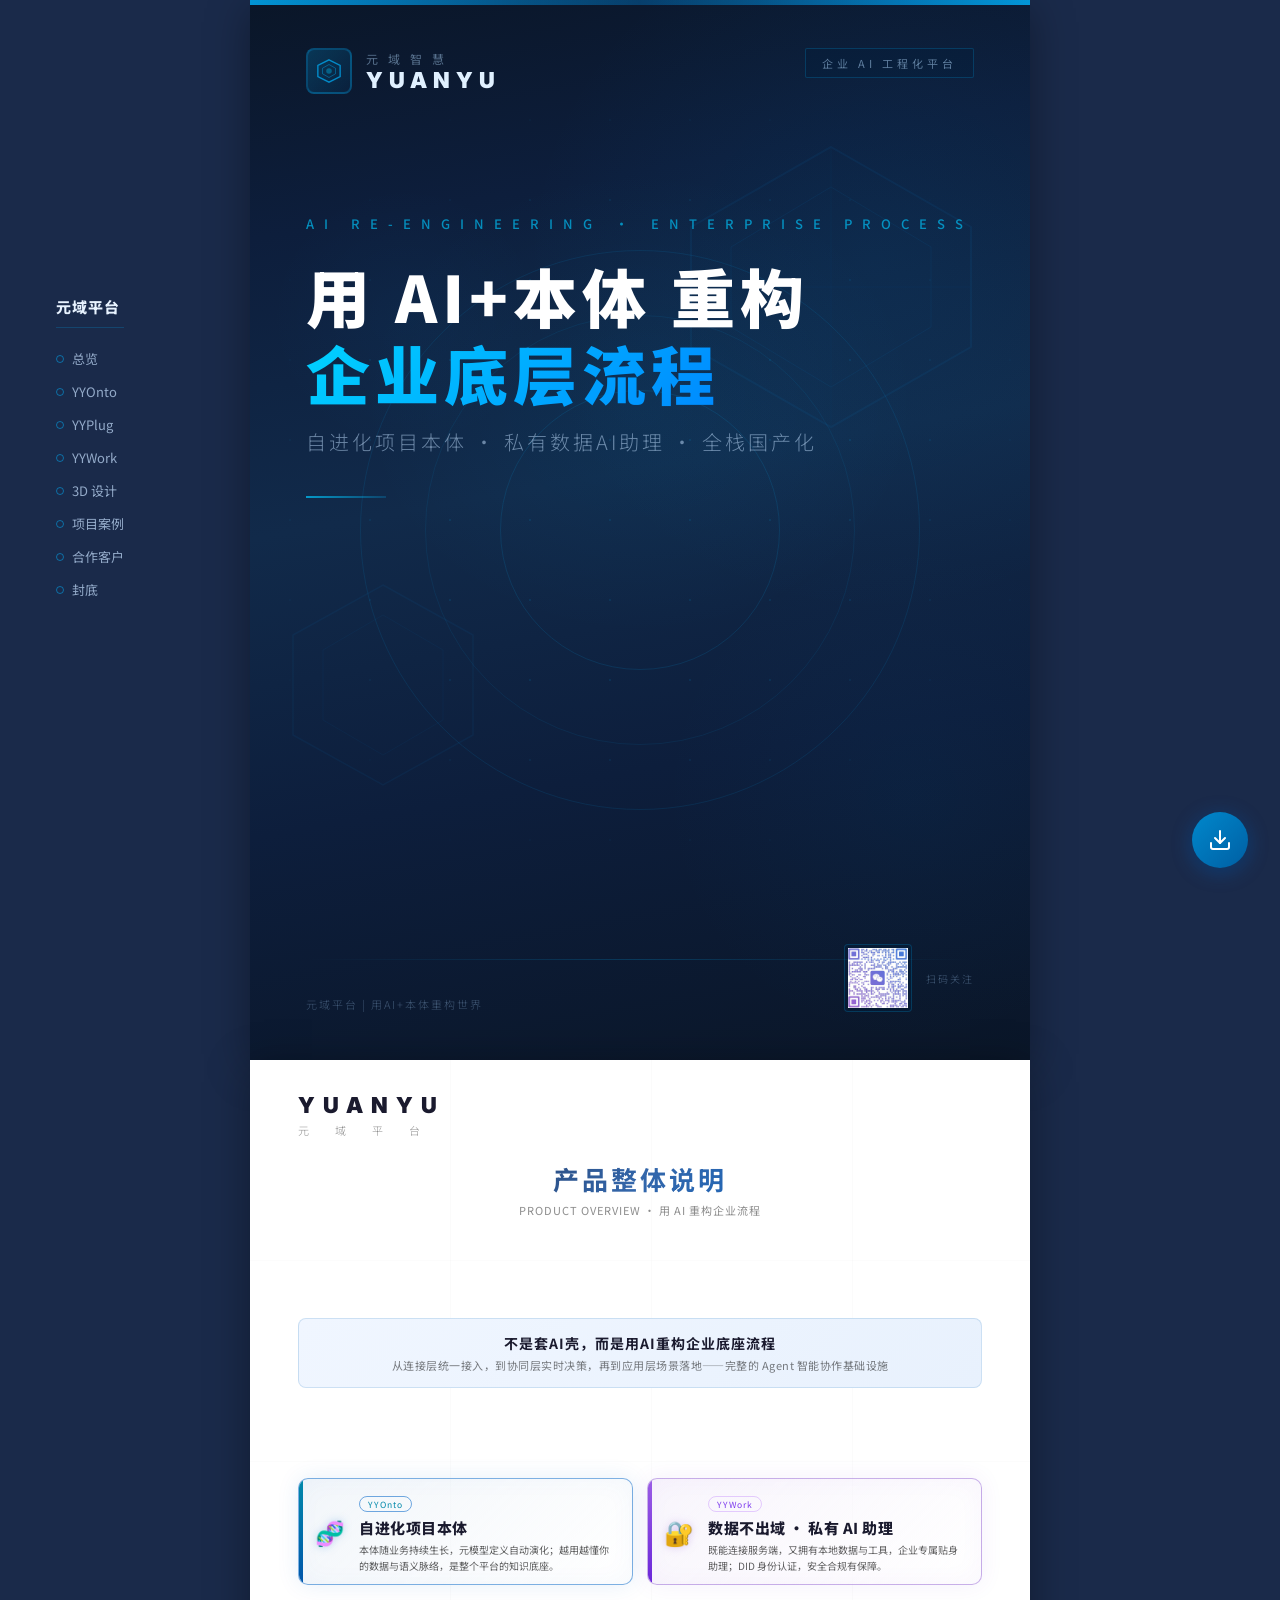
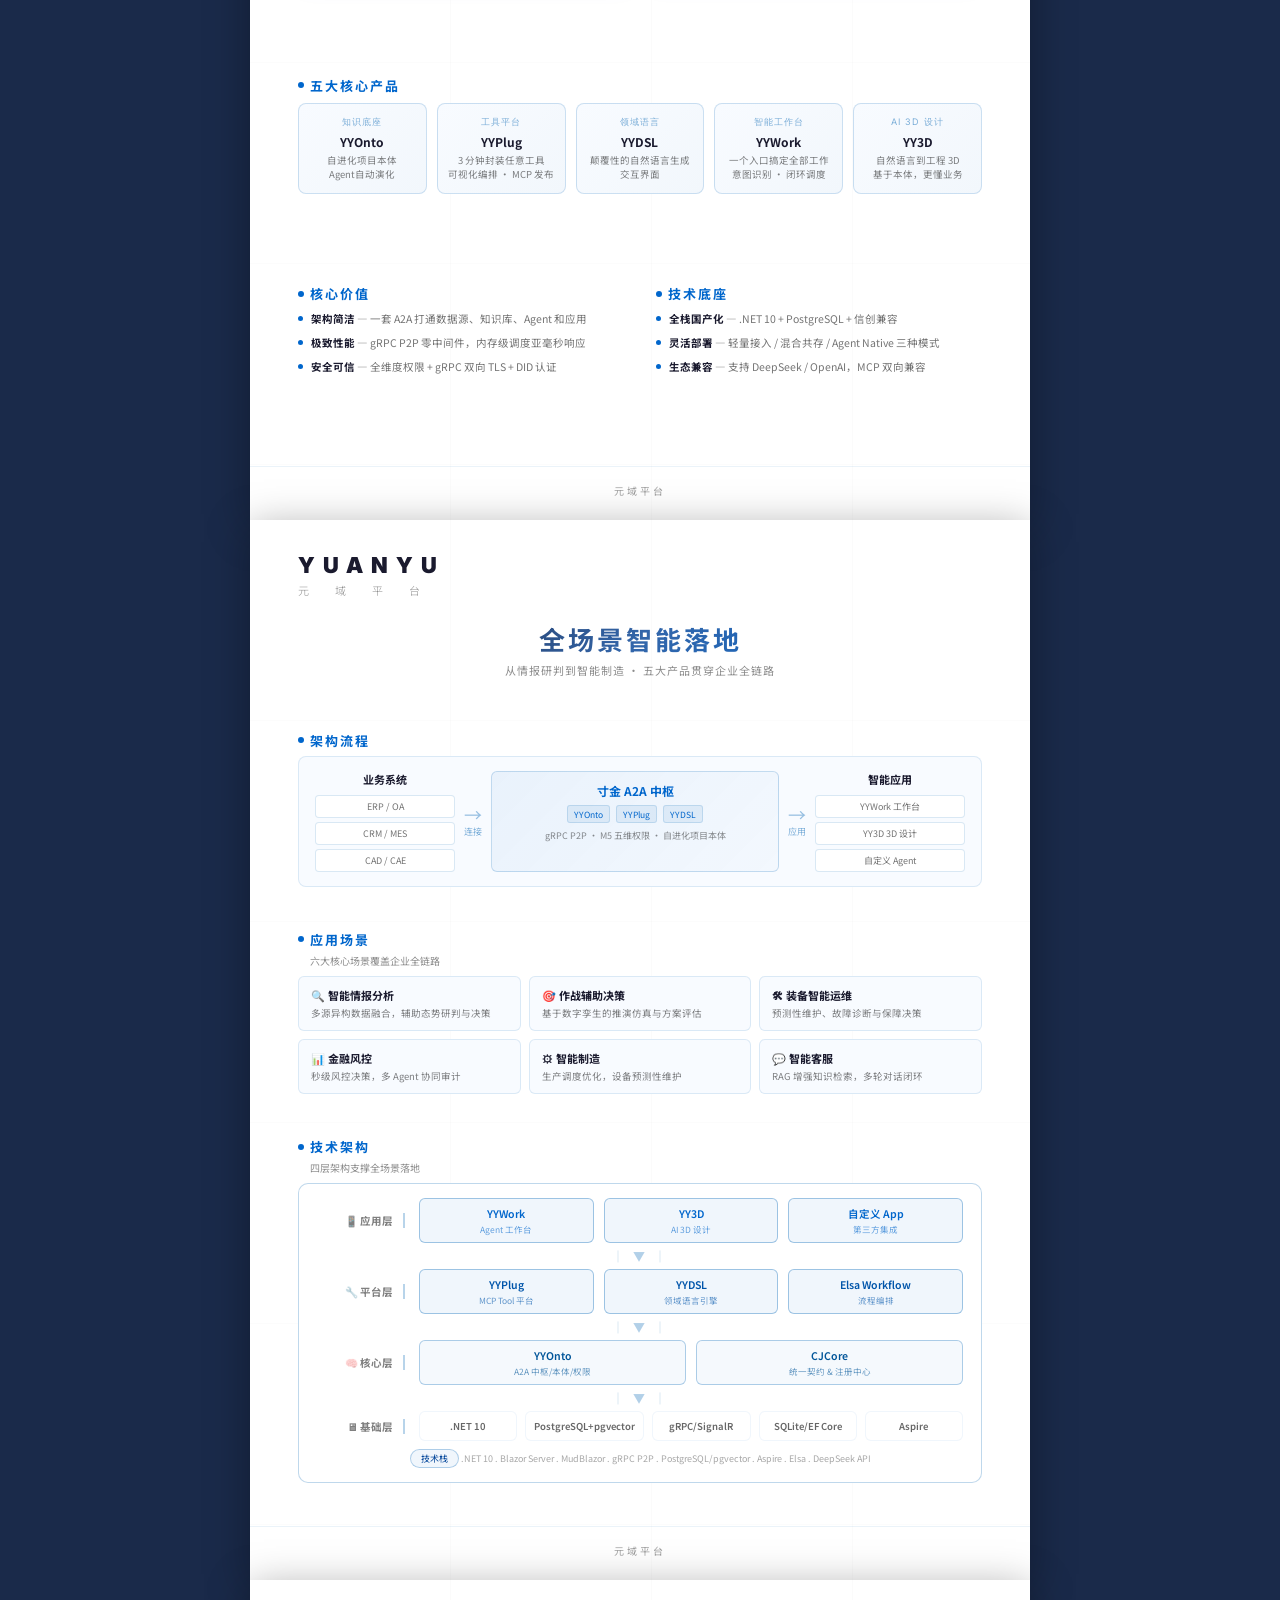
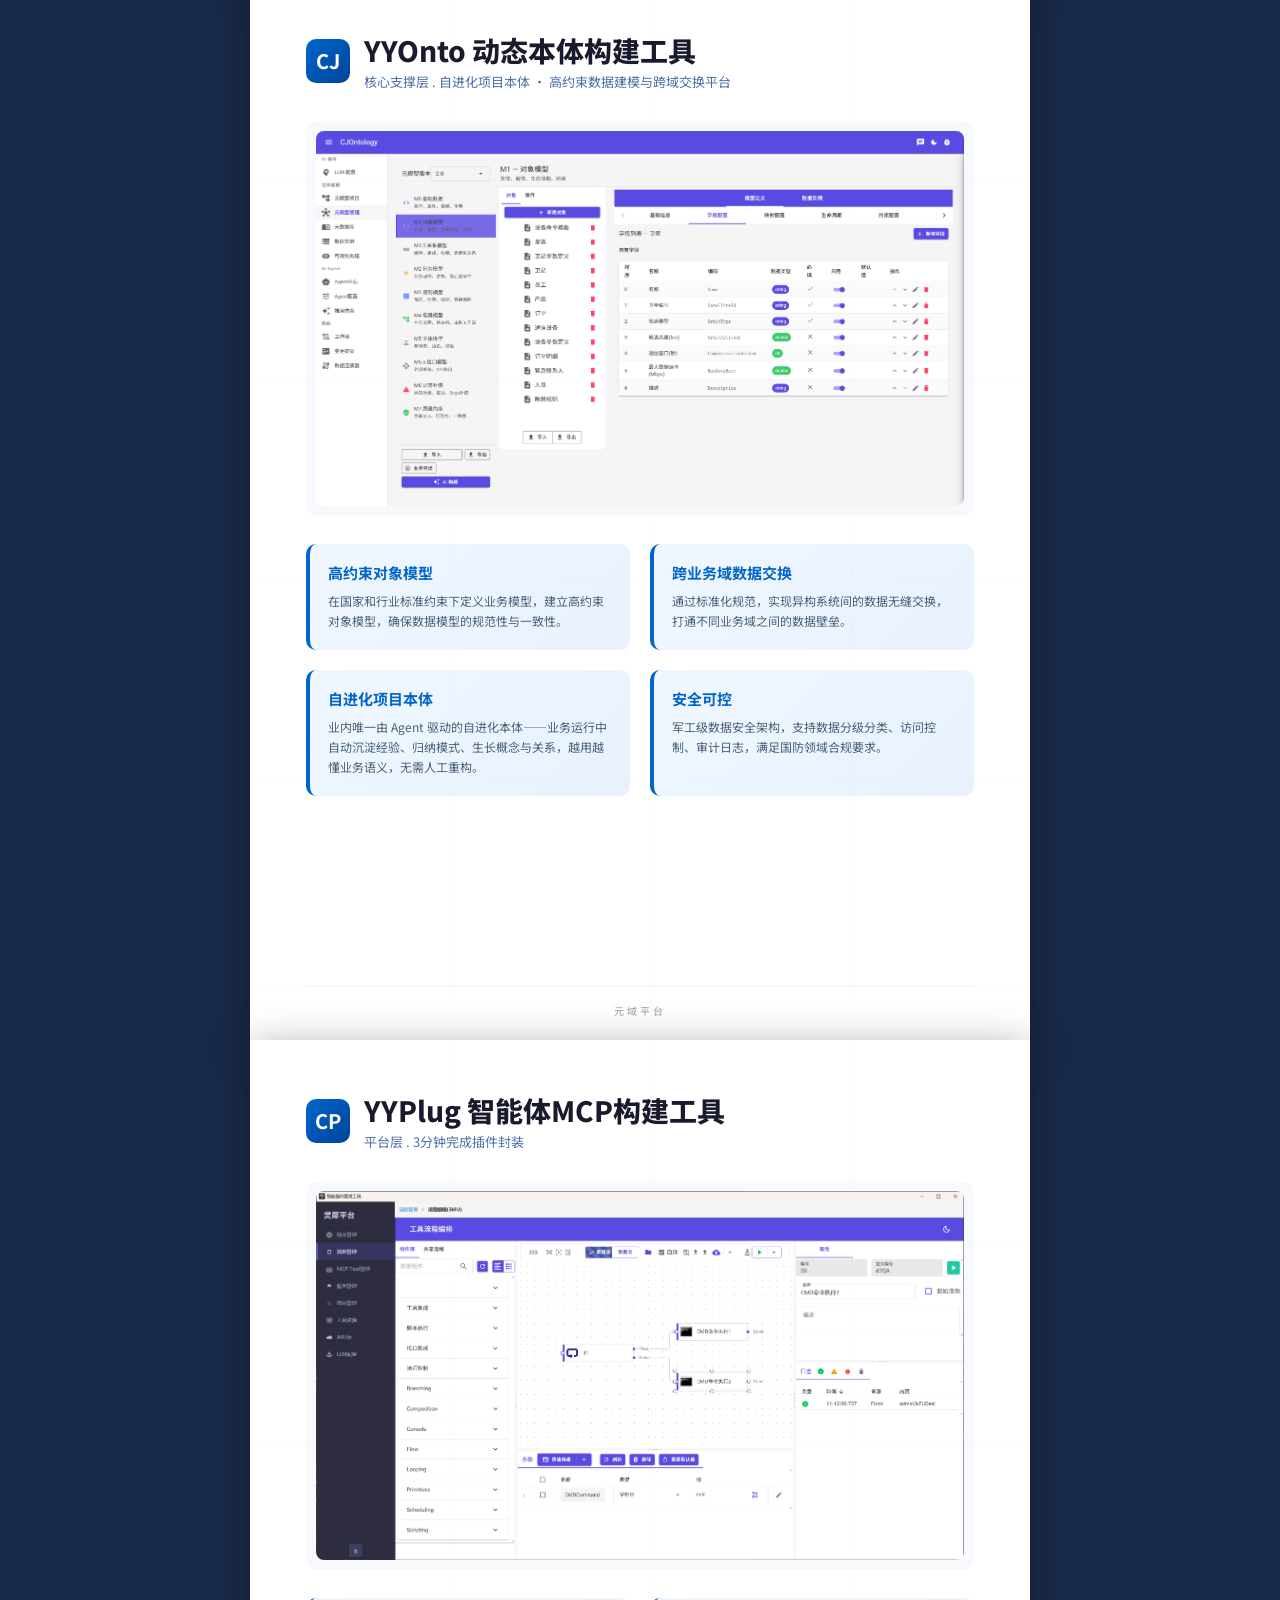
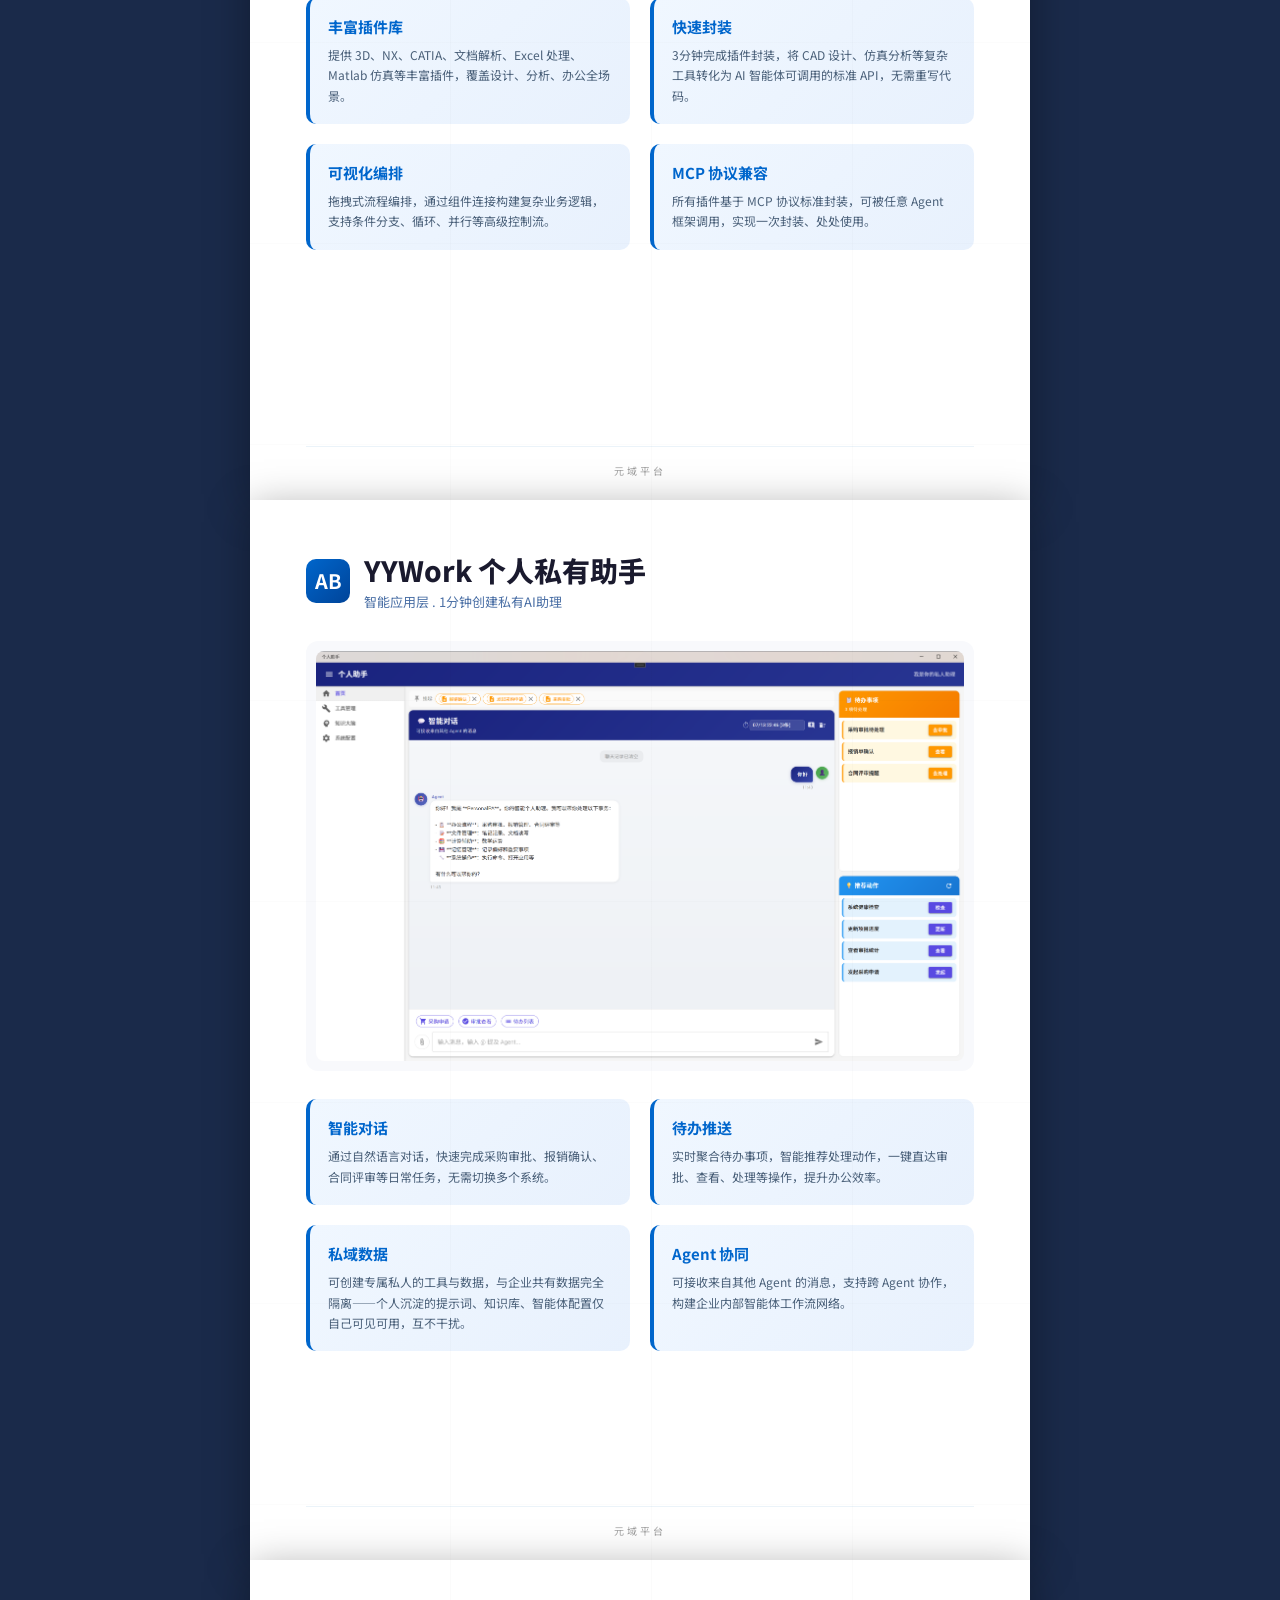
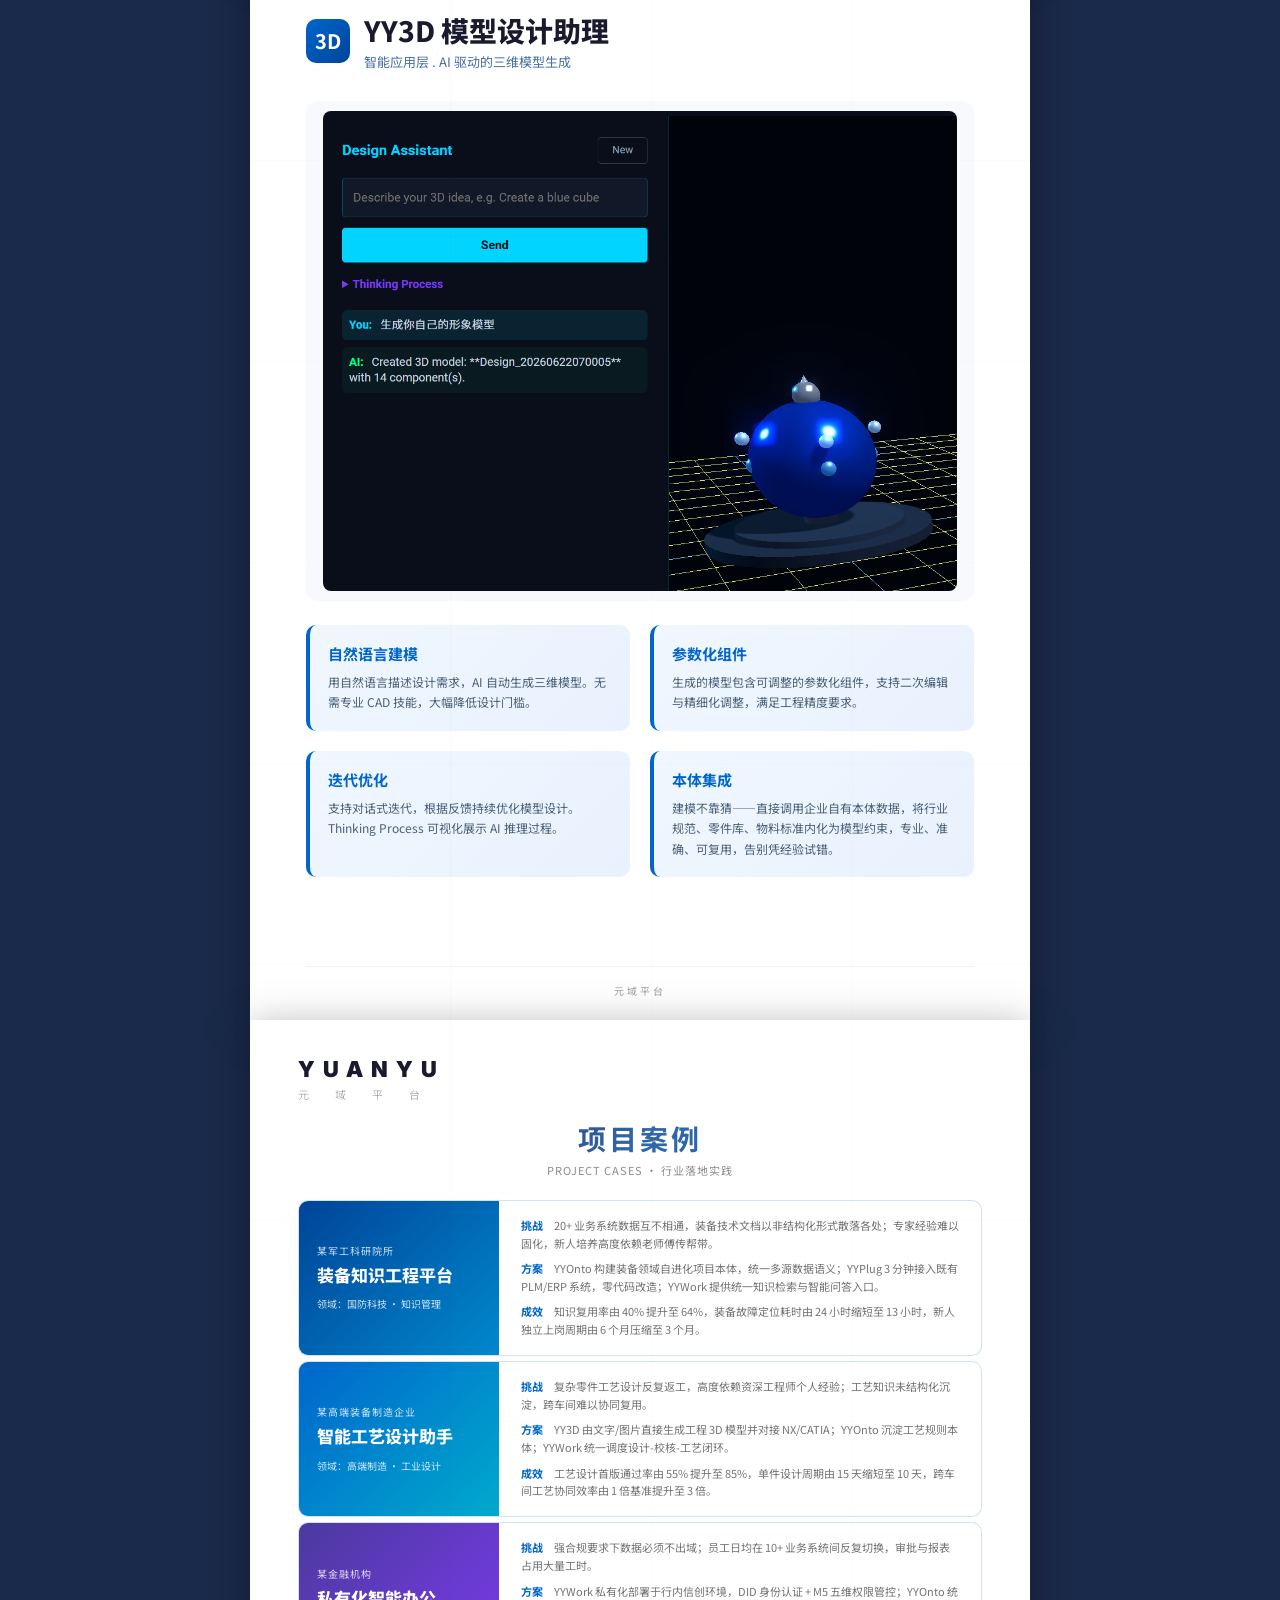
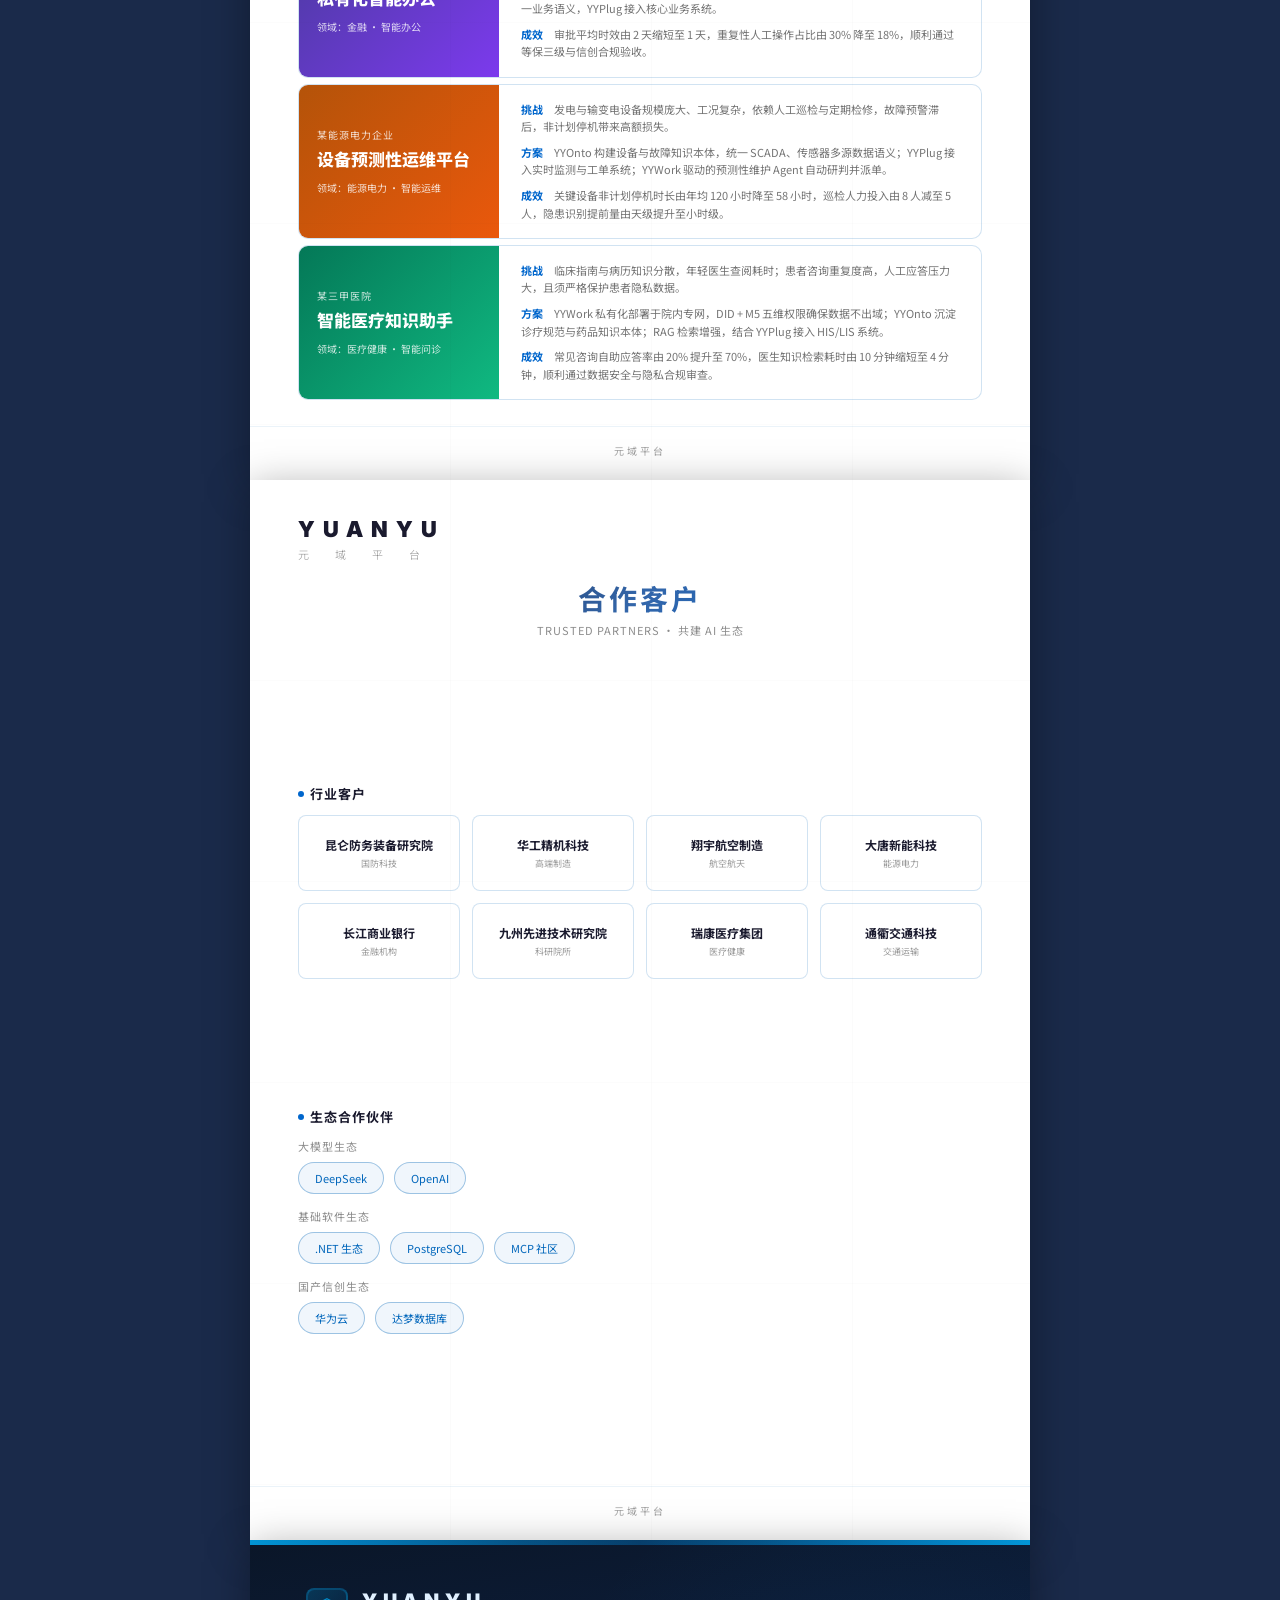
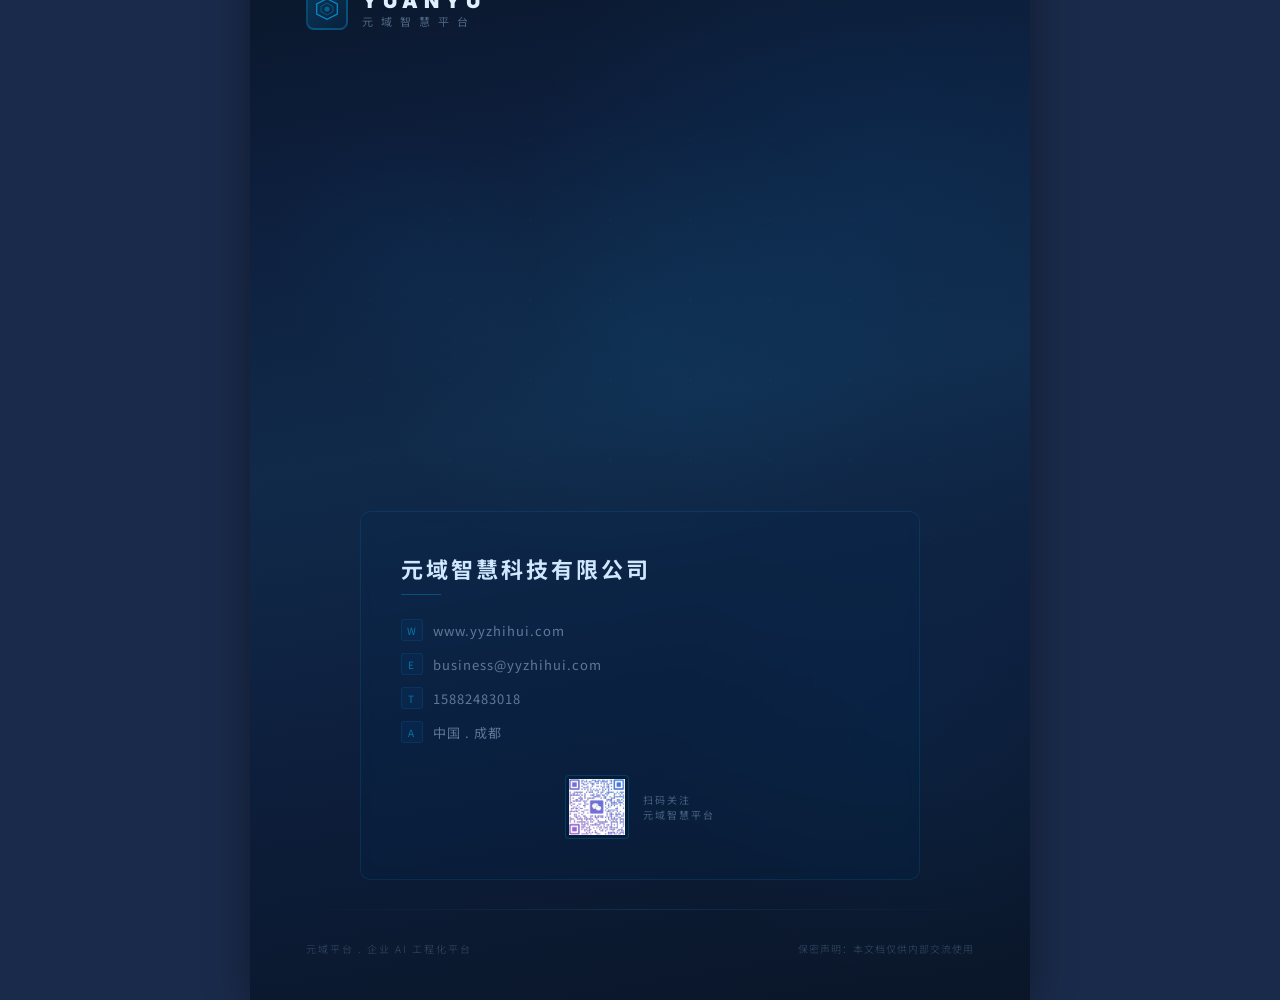
<file: index.html>
﻿<!DOCTYPE html>
<html lang="zh-CN">
<head>
<meta charset="UTF-8">
<meta name="viewport" content="width=device-width, initial-scale=1.0">
<title>元域平台 - AI 赋能企业底层流程 | 产品宣传册</title>
<meta name="description" content="元域平台（YUANYU）以 AI 重构企业底层流程，覆盖高约束对象建模、插件化能力封装、智能办公助理与三维智能设计，面向国防科技与高端制造领域提供安全可控的 AI 工程化平台。">
<meta name="theme-color" content="#0a1628">
<meta name="author" content="元域智慧">
<link rel="canonical" href="https://www.aibasedplay.com/">
<link rel="icon" type="image/svg+xml" href="favicon.svg">
<!-- Open Graph / 社交分享卡片 -->
<meta property="og:type" content="website">
<meta property="og:title" content="元域平台 - AI 赋能企业底层流程">
<meta property="og:description" content="以 AI 重构企业底层流程，面向国防科技与高端制造的安全可控 AI 工程化平台。">
<meta property="og:url" content="https://www.aibasedplay.com/">
<meta property="og:image" content="https://www.aibasedplay.com/img/product_yyonto.png">
<meta property="og:site_name" content="元域平台">
<meta name="twitter:card" content="summary_large_image">
<link href="https://fonts.loli.net/css2?family=Noto+Sans+SC:wght@300;400;500;700;900&family=Inter:wght@300;400;500;600;700;800;900&display=swap" rel="stylesheet">
<link rel="stylesheet" href="css/base.css">
<link rel="stylesheet" href="css/content.css">
<link rel="stylesheet" href="css/components.css">
</head>
<body>
<nav class="site-nav" aria-label="站点导航">
  <div class="nav-inner">
    <a class="nav-brand" href="#cover">元域平台</a>
    <div class="nav-links">
      <a href="#overview-1">总览</a>
      <a href="#prod-YYOnto">YYOnto</a>
      <a href="#prod-YYPlug">YYPlug</a>
      <a href="#prod-YYWork">YYWork</a>
      <a href="#prod-3d">3D 设计</a>
      <a href="#cases">项目案例</a>
      <a href="#clients">合作客户</a>
      <a href="#backcover">封底</a>
    </div>
  </div>
</nav>

<!-- ============ cover ============ -->
<div class="page dark-cover" id="cover">
  <div class="dark-top-bar"></div>
  <div class="dc-bg-pattern"></div>
  <div class="dc-rings">
    <div class="dc-ring dc-r1"></div>
    <div class="dc-ring dc-r2"></div>
    <div class="dc-ring dc-r3"></div>
  </div>
  <svg style="position:absolute;top:12%;right:5%;width:320px;height:320px;z-index:3;opacity:0.06;pointer-events:none;" viewBox="0 0 320 320">
    <polygon points="160,20 300,100 300,220 160,300 20,220 20,100" fill="none" stroke="#00a0ff" stroke-width="2"/>
    <polygon points="160,60 260,120 260,200 160,260 60,200 60,120" fill="none" stroke="#00a0ff" stroke-width="1"/>
    <line x1="160" y1="20" x2="160" y2="300" stroke="#00a0ff" stroke-width="0.5"/>
    <line x1="20" y1="160" x2="300" y2="160" stroke="#00a0ff" stroke-width="0.5"/>
  </svg>
  <svg style="position:absolute;bottom:25%;left:3%;width:220px;height:220px;z-index:3;opacity:0.05;pointer-events:none;" viewBox="0 0 220 220">
    <polygon points="110,10 200,60 200,160 110,210 20,160 20,60" fill="none" stroke="#00a0ff" stroke-width="1.5"/>
    <polygon points="110,40 170,75 170,145 110,180 50,145 50,75" fill="none" stroke="#00a0ff" stroke-width="0.8"/>
  </svg>
  <div class="dc-header">
    <div class="dc-logo-area">
      <div class="dc-logo-hex"><svg viewBox="0 0 28 28" xmlns="http://www.w3.org/2000/svg">
<polygon points="14,2 26,8 26,20 14,26 2,20 2,8" fill="none" stroke="rgba(0,180,255,0.7)" stroke-width="1.5"/>
<polygon points="14,7 21,11 21,17 14,21 7,17 7,11" fill="none" stroke="rgba(0,180,255,0.4)" stroke-width="1"/>
<circle cx="14" cy="14" r="3" fill="rgba(0,200,255,0.35)"/>
</svg></div>
      <div><div class="dc-logo-cn">元域智慧</div><div class="dc-logo-en">YUANYU</div></div>
    </div>
    <div class="dc-header-tag">企业 AI 工程化平台</div>
  </div>
  <div class="dc-hero" style="padding-top:120px;">
    <div class="dc-hero-label">AI RE-ENGINEERING · ENTERPRISE PROCESS</div>
    <div class="dc-hero-title">用 AI+本体 重构<br><span class="cyan">企业底层流程</span></div>
    <div class="dc-hero-desc">自进化项目本体 · 私有数据AI助理 · 全栈国产化</div>
    <div class="dc-hero-line"></div>
  </div>
  <div class="dc-footer">
    <div class="dc-ff-left">元域平台 | 用AI+本体重构世界</div>
    <div class="dc-qr-block"><div class="dc-qr-box"><img src="img/qr_code.png" alt="扫码关注" /></div><div class="dc-qr-text">扫码关注</div></div>
  </div>
</div>
<!-- ============ overview-1 ============ -->
<div class="page content-page" id="overview-1" style="display:flex;flex-direction:column;">
  <div class="cp-header" style="padding:32px 48px 0;">
    <div class="cp-logo-area"><div class="cp-brand-en">YUANYU</div><div class="cp-brand-cn">元 域 平 台</div></div>
  </div>
  <div class="cp-hero" style="padding:24px 48px 10px;">
    <h1 style="font-size:26px;">产品整体说明</h1>
    <div class="sub" style="font-size:11px;">PRODUCT OVERVIEW · 用 AI 重构企业流程</div>
  </div>

  <!-- 主内容区：flex:1 撑满剩余高度，内部均分 -->
  <div style="flex:1;display:flex;flex-direction:column;justify-content:space-evenly;min-height:0;">
  <!-- 核心理念 -->
  <div style="padding:0 48px;position:relative;z-index:10;">
    <div style="background:linear-gradient(135deg,#f0f6ff,#e8f1fd);border:1px solid rgba(0,100,180,0.15);border-radius:8px;padding:14px 20px;text-align:center;">
      <div style="font-size:14px;font-weight:700;color:#1a1a2e;letter-spacing:1px;">不是套AI壳，而是用AI重构企业底座流程</div>
      <div style="font-size:11px;color:rgba(0,0,0,0.5);margin-top:4px;letter-spacing:0.5px;">从连接层统一接入，到协同层实时决策，再到应用层场景落地——完整的 Agent 智能协作基础设施</div>
    </div>
  </div>

  <!-- 核心亮点：翻开总览页第一眼即见 -->
  <div class="core-highlights" style="padding:0 48px;gap:14px;">
    <div class="hl-card c-ont" style="padding:10px 14px 10px 16px;">
      <div class="hl-icon" style="font-size:24px;">&#x1F9EC;</div>
      <div class="hl-body">
        <span class="hl-tag">YYOnto</span>
        <div class="hl-title" style="font-size:15px;">自进化项目本体</div>
        <div class="hl-desc" style="font-size:10px;">本体随业务持续生长，元模型定义自动演化；越用越懂你的数据与语义脉络，是整个平台的知识底座。</div>
      </div>
    </div>
    <div class="hl-card c-priv" style="padding:10px 14px 10px 16px;">
      <div class="hl-icon" style="font-size:24px;">&#x1F510;</div>
      <div class="hl-body">
        <span class="hl-tag">YYWork</span>
        <div class="hl-title" style="font-size:15px;">数据不出域 · 私有 AI 助理</div>
        <div class="hl-desc" style="font-size:10px;">既能连接服务端，又拥有本地数据与工具，企业专属贴身助理；DID 身份认证，安全合规有保障。</div>
      </div>
    </div>
  </div>

  <!-- 五大核心产品 -->
  <div style="padding:0 48px;position:relative;z-index:10;">
    <div style="font-size:13px;font-weight:700;color:#0066cc;letter-spacing:2px;margin-bottom:8px;display:flex;align-items:center;gap:6px;"><span style="width:6px;height:6px;border-radius:50%;background:#0066cc;"></span>五大核心产品</div>
    <div style="display:flex;gap:10px;">
      <div style="flex:1;background:linear-gradient(135deg,#f8fbff,#f2f7fc);border:1px solid rgba(0,100,180,0.18);border-radius:8px;padding:12px 10px;text-align:center;">
        <div style="font-family:'Inter',sans-serif;font-size:9px;color:rgba(0,100,180,0.5);letter-spacing:1px;margin-bottom:4px;">知识底座</div>
        <div style="font-size:12px;font-weight:700;color:#1a1a2e;margin-bottom:3px;">YYOnto</div>
        <div style="font-size:9.5px;color:rgba(0,0,0,0.5);line-height:1.5;">自进化项目本体<br/>Agent自动演化</div>
      </div>
      <div style="flex:1;background:linear-gradient(135deg,#f8fbff,#f2f7fc);border:1px solid rgba(0,100,180,0.18);border-radius:8px;padding:12px 10px;text-align:center;">
        <div style="font-family:'Inter',sans-serif;font-size:9px;color:rgba(0,100,180,0.5);letter-spacing:1px;margin-bottom:4px;">工具平台</div>
        <div style="font-size:12px;font-weight:700;color:#1a1a2e;margin-bottom:3px;">YYPlug</div>
        <div style="font-size:9.5px;color:rgba(0,0,0,0.5);line-height:1.5;">3 分钟封装任意工具<br/>可视化编排 · MCP 发布</div>
      </div>
      <div style="flex:1;background:linear-gradient(135deg,#f8fbff,#f2f7fc);border:1px solid rgba(0,100,180,0.18);border-radius:8px;padding:12px 10px;text-align:center;">
        <div style="font-family:'Inter',sans-serif;font-size:9px;color:rgba(0,100,180,0.5);letter-spacing:1px;margin-bottom:4px;">领域语言</div>
        <div style="font-size:12px;font-weight:700;color:#1a1a2e;margin-bottom:3px;">YYDSL</div>
        <div style="font-size:9.5px;color:rgba(0,0,0,0.5);line-height:1.5;">颠覆性的自然语言生成交互界面</div>
      </div>
      <div style="flex:1;background:linear-gradient(135deg,#f8fbff,#f2f7fc);border:1px solid rgba(0,100,180,0.18);border-radius:8px;padding:12px 10px;text-align:center;">
        <div style="font-family:'Inter',sans-serif;font-size:9px;color:rgba(0,100,180,0.5);letter-spacing:1px;margin-bottom:4px;">智能工作台</div>
        <div style="font-size:12px;font-weight:700;color:#1a1a2e;margin-bottom:3px;">YYWork</div>
        <div style="font-size:9.5px;color:rgba(0,0,0,0.5);line-height:1.5;">一个入口搞定全部工作<br/>意图识别 · 闭环调度</div>
      </div>
      <div style="flex:1;background:linear-gradient(135deg,#f8fbff,#f2f7fc);border:1px solid rgba(0,100,180,0.18);border-radius:8px;padding:12px 10px;text-align:center;">
        <div style="font-family:'Inter',sans-serif;font-size:9px;color:rgba(0,100,180,0.5);letter-spacing:1px;margin-bottom:4px;">AI 3D 设计</div>
        <div style="font-size:12px;font-weight:700;color:#1a1a2e;margin-bottom:3px;">YY3D</div>
        <div style="font-size:9.5px;color:rgba(0,0,0,0.5);line-height:1.5;">自然语言到工程 3D<br/>基于本体，更懂业务</div>
      </div>
    </div>
  </div>

  <!-- 核心价值：左右两列 -->
  <div style="padding:0 48px;display:flex;gap:32px;position:relative;z-index:10;">
    <div style="flex:1;">
      <div style="font-size:13px;font-weight:700;color:#0066cc;letter-spacing:2px;margin-bottom:8px;display:flex;align-items:center;gap:6px;"><span style="width:6px;height:6px;border-radius:50%;background:#0066cc;"></span>核心价值</div>
      <div style="display:flex;flex-direction:column;gap:7px;">
        <div style="display:flex;align-items:flex-start;gap:8px;">
          <div style="width:5px;height:5px;border-radius:50%;background:#0066cc;margin-top:5px;flex-shrink:0;"></div>
          <span style="font-size:10.5px;color:rgba(0,0,0,0.55);line-height:1.6;"><strong style="color:#1a1a2e;">架构简洁</strong> — 一套 A2A 打通数据源、知识库、Agent 和应用</span>
        </div>
        <div style="display:flex;align-items:flex-start;gap:8px;">
          <div style="width:5px;height:5px;border-radius:50%;background:#0066cc;margin-top:5px;flex-shrink:0;"></div>
          <span style="font-size:10.5px;color:rgba(0,0,0,0.55);line-height:1.6;"><strong style="color:#1a1a2e;">极致性能</strong> — gRPC P2P 零中间件，内存级调度亚毫秒响应</span>
        </div>
        <div style="display:flex;align-items:flex-start;gap:8px;">
          <div style="width:5px;height:5px;border-radius:50%;background:#0066cc;margin-top:5px;flex-shrink:0;"></div>
          <span style="font-size:10.5px;color:rgba(0,0,0,0.55);line-height:1.6;"><strong style="color:#1a1a2e;">安全可信</strong> — 全维度权限 + gRPC 双向 TLS + DID 认证</span>
        </div>
      </div>
    </div>
    <div style="flex:1;">
      <div style="font-size:13px;font-weight:700;color:#0066cc;letter-spacing:2px;margin-bottom:8px;display:flex;align-items:center;gap:6px;"><span style="width:6px;height:6px;border-radius:50%;background:#0066cc;"></span>技术底座</div>
      <div style="display:flex;flex-direction:column;gap:7px;">
        <div style="display:flex;align-items:flex-start;gap:8px;">
          <div style="width:5px;height:5px;border-radius:50%;background:#0066cc;margin-top:5px;flex-shrink:0;"></div>
          <span style="font-size:10.5px;color:rgba(0,0,0,0.55);line-height:1.6;"><strong style="color:#1a1a2e;">全栈国产化</strong> — .NET 10 + PostgreSQL + 信创兼容</span>
        </div>
        <div style="display:flex;align-items:flex-start;gap:8px;">
          <div style="width:5px;height:5px;border-radius:50%;background:#0066cc;margin-top:5px;flex-shrink:0;"></div>
          <span style="font-size:10.5px;color:rgba(0,0,0,0.55);line-height:1.6;"><strong style="color:#1a1a2e;">灵活部署</strong> — 轻量接入 / 混合共存 / Agent Native 三种模式</span>
        </div>
        <div style="display:flex;align-items:flex-start;gap:8px;">
          <div style="width:5px;height:5px;border-radius:50%;background:#0066cc;margin-top:5px;flex-shrink:0;"></div>
          <span style="font-size:10.5px;color:rgba(0,0,0,0.55);line-height:1.6;"><strong style="color:#1a1a2e;">生态兼容</strong> — 支持 DeepSeek / OpenAI，MCP 双向兼容</span>
        </div>
      </div>
    </div>
  </div>
  </div><!-- /主内容区 flex:1 -->

  <div class="pg-footer">元域平台</div>
</div>
<!-- ============ overview-2 ============ -->
<div class="page content-page" id="overview-2" style="display:flex;flex-direction:column;">
  <div class="cp-header" style="padding:32px 48px 0;">
    <div class="cp-logo-area"><div class="cp-brand-en">YUANYU</div><div class="cp-brand-cn">元 域 平 台</div></div>
  </div>
  <div class="cp-hero" style="padding:24px 48px 10px;">
    <h1 style="font-size:26px;">全场景智能落地</h1>
    <div class="sub" style="font-size:11px;">从情报研判到智能制造 · 五大产品贯穿企业全链路</div>
  </div>

  <!-- 三大内容块：flex:1 均匀铺满整页 -->
  <div style="flex:1;display:flex;flex-direction:column;justify-content:space-evenly;padding:0 48px;">

  <!-- 架构流程：业务系统 → A2A 中枢 → 智能应用 -->
  <div style="position:relative;z-index:10;">
    <div style="font-size:13px;font-weight:700;color:#0066cc;letter-spacing:2px;margin-bottom:6px;display:flex;align-items:center;gap:6px;"><span style="width:6px;height:6px;border-radius:50%;background:#0066cc;"></span>架构流程</div>
    <div style="display:flex;align-items:stretch;gap:0;background:#f8fbff;border:1px solid rgba(0,100,180,0.12);border-radius:8px;padding:14px 16px;">
      <!-- 业务系统 -->
      <div style="flex:0 0 140px;text-align:center;">
        <div style="font-size:11px;font-weight:700;color:#1a1a2e;margin-bottom:8px;">业务系统</div>
        <div style="display:flex;flex-direction:column;gap:4px;">
          <div style="font-size:9px;color:rgba(0,0,0,0.55);background:#fff;border:1px solid rgba(0,100,180,0.15);border-radius:4px;padding:4px 8px;">ERP / OA</div>
          <div style="font-size:9px;color:rgba(0,0,0,0.55);background:#fff;border:1px solid rgba(0,100,180,0.15);border-radius:4px;padding:4px 8px;">CRM / MES</div>
          <div style="font-size:9px;color:rgba(0,0,0,0.55);background:#fff;border:1px solid rgba(0,100,180,0.15);border-radius:4px;padding:4px 8px;">CAD / CAE</div>
        </div>
      </div>
      <!-- 箭头：连接 -->
      <div style="flex:0 0 36px;display:flex;flex-direction:column;align-items:center;justify-content:center;gap:2px;">
        <span style="color:rgba(0,100,180,0.4);font-size:18px;line-height:1;">→</span>
        <span style="font-size:9px;color:rgba(0,100,180,0.5);white-space:nowrap;">连接</span>
      </div>
      <!-- A2A 中枢 -->
      <div style="flex:1;text-align:center;background:linear-gradient(135deg,rgba(0,100,200,0.06),rgba(0,100,200,0.02));border:1px solid rgba(0,100,180,0.2);border-radius:6px;padding:10px 8px;">
        <div style="font-size:12px;font-weight:700;color:#0066cc;margin-bottom:6px;">寸金 A2A 中枢</div>
        <div style="display:flex;justify-content:center;gap:6px;flex-wrap:wrap;">
          <span style="font-size:8.5px;color:#0066cc;background:rgba(0,100,180,0.08);border:1px solid rgba(0,100,180,0.15);border-radius:3px;padding:2px 6px;">YYOnto</span>
          <span style="font-size:8.5px;color:#0066cc;background:rgba(0,100,180,0.08);border:1px solid rgba(0,100,180,0.15);border-radius:3px;padding:2px 6px;">YYPlug</span>
          <span style="font-size:8.5px;color:#0066cc;background:rgba(0,100,180,0.08);border:1px solid rgba(0,100,180,0.15);border-radius:3px;padding:2px 6px;">YYDSL</span>
        </div>
        <div style="font-size:9px;color:rgba(0,0,0,0.45);margin-top:6px;">gRPC P2P · M5 五维权限 · 自进化项目本体</div>
      </div>
      <!-- 箭头：应用 -->
      <div style="flex:0 0 36px;display:flex;flex-direction:column;align-items:center;justify-content:center;gap:2px;">
        <span style="color:rgba(0,100,180,0.4);font-size:18px;line-height:1;">→</span>
        <span style="font-size:9px;color:rgba(0,100,180,0.5);white-space:nowrap;">应用</span>
      </div>
      <!-- 智能应用 -->
      <div style="flex:0 0 150px;text-align:center;">
        <div style="font-size:11px;font-weight:700;color:#1a1a2e;margin-bottom:8px;">智能应用</div>
        <div style="display:flex;flex-direction:column;gap:4px;">
          <div style="font-size:9px;color:rgba(0,0,0,0.55);background:#fff;border:1px solid rgba(0,100,180,0.15);border-radius:4px;padding:4px 8px;">YYWork 工作台</div>
          <div style="font-size:9px;color:rgba(0,0,0,0.55);background:#fff;border:1px solid rgba(0,100,180,0.15);border-radius:4px;padding:4px 8px;">YY3D 3D 设计</div>
          <div style="font-size:9px;color:rgba(0,0,0,0.55);background:#fff;border:1px solid rgba(0,100,180,0.15);border-radius:4px;padding:4px 8px;">自定义 Agent</div>
        </div>
      </div>
    </div>
  </div>

  <!-- 应用场景（自总览页 1 移入，避免与架构/产品页重复） -->
  <div style="position:relative;z-index:10;">
    <div style="font-size:13px;font-weight:700;color:#0066cc;letter-spacing:2px;margin-bottom:4px;display:flex;align-items:center;gap:6px;"><span style="width:6px;height:6px;border-radius:50%;background:#0066cc;"></span>应用场景</div>
    <div style="font-size:10px;color:rgba(0,0,0,0.45);margin-bottom:8px;padding-left:12px;">六大核心场景覆盖企业全链路</div>
    <div style="display:grid;grid-template-columns:1fr 1fr 1fr;gap:8px;">
      <div style="background:#f8fbff;border:1px solid rgba(0,100,180,0.12);border-radius:6px;padding:10px 12px;">
        <div style="font-size:11px;font-weight:700;color:#1a1a2e;margin-bottom:3px;">&#x1F50D; 智能情报分析</div>
        <div style="font-size:9.5px;color:rgba(0,0,0,0.5);line-height:1.5;">多源异构数据融合，辅助态势研判与决策</div>
      </div>
      <div style="background:#f8fbff;border:1px solid rgba(0,100,180,0.12);border-radius:6px;padding:10px 12px;">
        <div style="font-size:11px;font-weight:700;color:#1a1a2e;margin-bottom:3px;">&#x1F3AF; 作战辅助决策</div>
        <div style="font-size:9.5px;color:rgba(0,0,0,0.5);line-height:1.5;">基于数字孪生的推演仿真与方案评估</div>
      </div>
      <div style="background:#f8fbff;border:1px solid rgba(0,100,180,0.12);border-radius:6px;padding:10px 12px;">
        <div style="font-size:11px;font-weight:700;color:#1a1a2e;margin-bottom:3px;">&#x1F6E0; 装备智能运维</div>
        <div style="font-size:9.5px;color:rgba(0,0,0,0.5);line-height:1.5;">预测性维护、故障诊断与保障决策</div>
      </div>
      <div style="background:#f8fbff;border:1px solid rgba(0,100,180,0.12);border-radius:6px;padding:10px 12px;">
        <div style="font-size:11px;font-weight:700;color:#1a1a2e;margin-bottom:3px;">&#x1F4CA; 金融风控</div>
        <div style="font-size:9.5px;color:rgba(0,0,0,0.5);line-height:1.5;">秒级风控决策，多 Agent 协同审计</div>
      </div>
      <div style="background:#f8fbff;border:1px solid rgba(0,100,180,0.12);border-radius:6px;padding:10px 12px;">
        <div style="font-size:11px;font-weight:700;color:#1a1a2e;margin-bottom:3px;">&#x2699; 智能制造</div>
        <div style="font-size:9.5px;color:rgba(0,0,0,0.5);line-height:1.5;">生产调度优化，设备预测性维护</div>
      </div>
      <div style="background:#f8fbff;border:1px solid rgba(0,100,180,0.12);border-radius:6px;padding:10px 12px;">
        <div style="font-size:11px;font-weight:700;color:#1a1a2e;margin-bottom:3px;">&#x1F4AC; 智能客服</div>
        <div style="font-size:9.5px;color:rgba(0,0,0,0.5);line-height:1.5;">RAG 增强知识检索，多轮对话闭环</div>
      </div>
    </div>
  </div>

  <!-- 技术架构图（自部署与价值页移入，作为全场景落地的技术底座） -->
  <div style="position:relative;z-index:10;">
    <div style="font-size:13px;font-weight:700;color:#0066cc;letter-spacing:2px;margin-bottom:4px;display:flex;align-items:center;gap:6px;"><span style="width:6px;height:6px;border-radius:50%;background:#0066cc;"></span>技术架构</div>
    <div style="font-size:10px;color:rgba(0,0,0,0.45);margin-bottom:8px;padding-left:12px;">四层架构支撑全场景落地</div>
    <div class="arch-diagram" style="padding:14px 18px;">
      <div class="arch-layers" style="gap:7px;">
        <!-- App Layer -->
        <div class="arch-layer">
          <div class="al-label" style="flex:0 0 88px;font-size:10.5px;">&#x1F4F1; 应用层</div>
          <div class="al-body layer-app" style="gap:10px;">
            <div class="al-card" style="padding:7px 10px;font-size:10.5px;min-height:34px;">YYWork<br/><span class="alc-sub" style="font-size:8.5px;">Agent 工作台</span></div>
            <div class="al-card" style="padding:7px 10px;font-size:10.5px;min-height:34px;">YY3D<br/><span class="alc-sub" style="font-size:8.5px;">AI 3D 设计</span></div>
            <div class="al-card" style="padding:7px 10px;font-size:10.5px;min-height:34px;">自定义 App<br/><span class="alc-sub" style="font-size:8.5px;">第三方集成</span></div>
          </div>
        </div>

        <!-- Pipe connector -->
        <div style="text-align:center;line-height:1;color:rgba(0,100,180,0.3);font-size:12px;letter-spacing:3px;">&#x2502; &#x25BC; &#x2502;</div>

        <!-- Platform Layer -->
        <div class="arch-layer">
          <div class="al-label" style="flex:0 0 88px;font-size:10.5px;">&#x1F527; 平台层</div>
          <div class="al-body layer-platform" style="gap:10px;">
            <div class="al-card" style="padding:7px 10px;font-size:10.5px;min-height:34px;">YYPlug<br/><span class="alc-sub" style="font-size:8.5px;">MCP Tool 平台</span></div>
            <div class="al-card" style="padding:7px 10px;font-size:10.5px;min-height:34px;">YYDSL<br/><span class="alc-sub" style="font-size:8.5px;">领域语言引擎</span></div>
            <div class="al-card" style="padding:7px 10px;font-size:10.5px;min-height:34px;">Elsa Workflow<br/><span class="alc-sub" style="font-size:8.5px;">流程编排</span></div>
          </div>
        </div>

        <!-- Pipe connector -->
        <div style="text-align:center;line-height:1;color:rgba(0,100,180,0.3);font-size:12px;letter-spacing:3px;">&#x2502; &#x25BC; &#x2502;</div>

        <!-- Core Layer -->
        <div class="arch-layer">
          <div class="al-label" style="flex:0 0 88px;font-size:10.5px;">&#x1F9E0; 核心层</div>
          <div class="al-body layer-core" style="gap:10px;">
            <div class="al-card" style="padding:7px 10px;font-size:10.5px;min-height:34px;">YYOnto<br/><span class="alc-sub" style="font-size:8.5px;">A2A 中枢/本体/权限</span></div>
            <div class="al-card" style="padding:7px 10px;font-size:10.5px;min-height:34px;">CJCore<br/><span class="alc-sub" style="font-size:8.5px;">统一契约 & 注册中心</span></div>
          </div>
        </div>

        <!-- Pipe connector -->
        <div style="text-align:center;line-height:1;color:rgba(0,100,180,0.3);font-size:12px;letter-spacing:3px;">&#x2502; &#x25BC; &#x2502;</div>

        <!-- Base Layer -->
        <div class="arch-layer">
          <div class="al-label" style="flex:0 0 88px;font-size:10.5px;">&#x1F5A5; 基础层</div>
          <div class="al-body layer-base" style="gap:8px;">
            <div class="al-card" style="padding:5px 8px;font-size:9.5px;min-height:30px;">.NET 10</div>
            <div class="al-card" style="padding:5px 8px;font-size:9.5px;min-height:30px;">PostgreSQL+pgvector</div>
            <div class="al-card" style="padding:5px 8px;font-size:9.5px;min-height:30px;">gRPC/SignalR</div>
            <div class="al-card" style="padding:5px 8px;font-size:9.5px;min-height:30px;">SQLite/EF Core</div>
            <div class="al-card" style="padding:5px 8px;font-size:9.5px;min-height:30px;">Aspire</div>
          </div>
        </div>
      </div>
      <div class="arch-footer-note" style="margin-top:8px;font-size:9px;">
        <span class="arch-badge" style="font-size:9px;">技术栈</span> .NET 10 . Blazor Server . MudBlazor . gRPC P2P . PostgreSQL/pgvector . Aspire . Elsa . DeepSeek API
      </div>
    </div>
  </div>

  </div><!-- /flex:1 space-evenly -->

  <div class="pg-footer">元域平台</div>
</div>
<!-- ============ prod-YYOnto ============ -->
<div class="page content-page" id="prod-YYOnto" style="display:flex;flex-direction:column;padding:50px 56px 0;">

  <div style="display:flex;align-items:center;gap:14px;margin-bottom:30px;">
    <div style="width:44px;height:44px;border-radius:10px;background:linear-gradient(135deg,var(--brand),var(--brand-deep));display:flex;align-items:center;justify-content:center;font-size:20px;color:#fff;font-weight:700;">CJ</div>
    <div><div style="font-size:28px;font-weight:800;color:#1a1a2e;">YYOnto 动态本体构建工具</div><div style="font-size:13px;color:#4a6fa5;margin-top:2px;">核心支撑层 . 自进化项目本体 · 高约束数据建模与跨域交换平台</div></div>
  </div>
  <div style="background:#f8f9fc;border-radius:12px;padding:10px;margin-bottom:28px;"><img src="img/product_yyonto.png" alt="YYOnto" style="width:100%;border-radius:8px;display:block;"/></div>
  <div style="display:grid;grid-template-columns:1fr 1fr;gap:20px;">
    <div style="background:linear-gradient(135deg,#f0f7ff,#e8f1fd);border-radius:10px;padding:18px;border-left:4px solid var(--brand);"><div style="font-size:15px;font-weight:700;color:var(--brand);margin-bottom:8px;">高约束对象模型</div><div style="font-size:12px;color:var(--ink-soft);line-height:1.7;">在国家和行业标准约束下定义业务模型，建立高约束对象模型，确保数据模型的规范性与一致性。</div></div>
    <div style="background:linear-gradient(135deg,#f0f7ff,#e8f1fd);border-radius:10px;padding:18px;border-left:4px solid var(--brand);"><div style="font-size:15px;font-weight:700;color:var(--brand);margin-bottom:8px;">跨业务域数据交换</div><div style="font-size:12px;color:var(--ink-soft);line-height:1.7;">通过标准化规范，实现异构系统间的数据无缝交换，打通不同业务域之间的数据壁垒。</div></div>
    <div style="background:linear-gradient(135deg,#f0f7ff,#e8f1fd);border-radius:10px;padding:18px;border-left:4px solid var(--brand);"><div style="font-size:15px;font-weight:700;color:var(--brand);margin-bottom:8px;">自进化项目本体</div><div style="font-size:12px;color:var(--ink-soft);line-height:1.7;">业内唯一由 Agent 驱动的自进化本体——业务运行中自动沉淀经验、归纳模式、生长概念与关系，越用越懂业务语义，无需人工重构。</div></div>
    <div style="background:linear-gradient(135deg,#f0f7ff,#e8f1fd);border-radius:10px;padding:18px;border-left:4px solid var(--brand);"><div style="font-size:15px;font-weight:700;color:var(--brand);margin-bottom:8px;">安全可控</div><div style="font-size:12px;color:var(--ink-soft);line-height:1.7;">军工级数据安全架构，支持数据分级分类、访问控制、审计日志，满足国防领域合规要求。</div></div>
  </div>
  <div class="pg-footer">元域平台</div>
</div>
<!-- ============ prod-YYPlug ============ -->
<div class="page content-page" id="prod-YYPlug" style="display:flex;flex-direction:column;padding:50px 56px 0;">

  <div style="display:flex;align-items:center;gap:14px;margin-bottom:30px;">
    <div style="width:44px;height:44px;border-radius:10px;background:linear-gradient(135deg,var(--brand),var(--brand-deep));display:flex;align-items:center;justify-content:center;font-size:20px;color:#fff;font-weight:700;">CP</div>
    <div><div style="font-size:28px;font-weight:800;color:#1a1a2e;">YYPlug 智能体MCP构建工具</div><div style="font-size:13px;color:#4a6fa5;margin-top:2px;">平台层 . 3分钟完成插件封装</div></div>
  </div>
  <div style="background:#f8f9fc;border-radius:12px;padding:10px;margin-bottom:28px;"><img src="img/product_yyplug.png" alt="YYPlug" style="width:100%;border-radius:8px;display:block;"/></div>
  <div style="display:grid;grid-template-columns:1fr 1fr;gap:20px;">
    <div style="background:linear-gradient(135deg,#f0f7ff,#e8f1fd);border-radius:10px;padding:18px;border-left:4px solid var(--brand);"><div style="font-size:15px;font-weight:700;color:var(--brand);margin-bottom:8px;">丰富插件库</div><div style="font-size:12px;color:var(--ink-soft);line-height:1.7;">提供 3D、NX、CATIA、文档解析、Excel 处理、Matlab 仿真等丰富插件，覆盖设计、分析、办公全场景。</div></div>
    <div style="background:linear-gradient(135deg,#f0f7ff,#e8f1fd);border-radius:10px;padding:18px;border-left:4px solid var(--brand);"><div style="font-size:15px;font-weight:700;color:var(--brand);margin-bottom:8px;">快速封装</div><div style="font-size:12px;color:var(--ink-soft);line-height:1.7;">3分钟完成插件封装，将 CAD 设计、仿真分析等复杂工具转化为 AI 智能体可调用的标准 API，无需重写代码。</div></div>
    <div style="background:linear-gradient(135deg,#f0f7ff,#e8f1fd);border-radius:10px;padding:18px;border-left:4px solid var(--brand);"><div style="font-size:15px;font-weight:700;color:var(--brand);margin-bottom:8px;">可视化编排</div><div style="font-size:12px;color:var(--ink-soft);line-height:1.7;">拖拽式流程编排，通过组件连接构建复杂业务逻辑，支持条件分支、循环、并行等高级控制流。</div></div>
    <div style="background:linear-gradient(135deg,#f0f7ff,#e8f1fd);border-radius:10px;padding:18px;border-left:4px solid var(--brand);"><div style="font-size:15px;font-weight:700;color:var(--brand);margin-bottom:8px;">MCP 协议兼容</div><div style="font-size:12px;color:var(--ink-soft);line-height:1.7;">所有插件基于 MCP 协议标准封装，可被任意 Agent 框架调用，实现一次封装、处处使用。</div></div>
  </div>
  <div class="pg-footer">元域平台</div>
</div>
<!-- ============ prod-YYWork ============ -->
<div class="page content-page" id="prod-YYWork" style="display:flex;flex-direction:column;padding:50px 56px 0;">

  <div style="display:flex;align-items:center;gap:14px;margin-bottom:30px;">
    <div style="width:44px;height:44px;border-radius:10px;background:linear-gradient(135deg,var(--brand),var(--brand-deep));display:flex;align-items:center;justify-content:center;font-size:20px;color:#fff;font-weight:700;">AB</div>
    <div><div style="font-size:28px;font-weight:800;color:#1a1a2e;">YYWork 个人私有助手</div><div style="font-size:13px;color:#4a6fa5;margin-top:2px;">智能应用层 . 1分钟创建私有AI助理</div></div>
  </div>
  <div style="background:#f8f9fc;border-radius:12px;padding:10px;margin-bottom:28px;"><img src="img/product_yywork.png" alt="YYWork" style="width:100%;border-radius:8px;display:block;"/></div>
  <div style="display:grid;grid-template-columns:1fr 1fr;gap:20px;">
    <div style="background:linear-gradient(135deg,#f0f7ff,#e8f1fd);border-radius:10px;padding:18px;border-left:4px solid var(--brand);"><div style="font-size:15px;font-weight:700;color:var(--brand);margin-bottom:8px;">智能对话</div><div style="font-size:12px;color:var(--ink-soft);line-height:1.7;">通过自然语言对话，快速完成采购审批、报销确认、合同评审等日常任务，无需切换多个系统。</div></div>
    <div style="background:linear-gradient(135deg,#f0f7ff,#e8f1fd);border-radius:10px;padding:18px;border-left:4px solid var(--brand);"><div style="font-size:15px;font-weight:700;color:var(--brand);margin-bottom:8px;">待办推送</div><div style="font-size:12px;color:var(--ink-soft);line-height:1.7;">实时聚合待办事项，智能推荐处理动作，一键直达审批、查看、处理等操作，提升办公效率。</div></div>
    <div style="background:linear-gradient(135deg,#f0f7ff,#e8f1fd);border-radius:10px;padding:18px;border-left:4px solid var(--brand);"><div style="font-size:15px;font-weight:700;color:var(--brand);margin-bottom:8px;">私域数据</div><div style="font-size:12px;color:var(--ink-soft);line-height:1.7;">可创建专属私人的工具与数据，与企业共有数据完全隔离——个人沉淀的提示词、知识库、智能体配置仅自己可见可用，互不干扰。</div></div>
    <div style="background:linear-gradient(135deg,#f0f7ff,#e8f1fd);border-radius:10px;padding:18px;border-left:4px solid var(--brand);"><div style="font-size:15px;font-weight:700;color:var(--brand);margin-bottom:8px;">Agent 协同</div><div style="font-size:12px;color:var(--ink-soft);line-height:1.7;">可接收来自其他 Agent 的消息，支持跨 Agent 协作，构建企业内部智能体工作流网络。</div></div>
  </div>
  <div class="pg-footer">元域平台</div>
</div>
<!-- ============ prod-3d ============ -->
<div class="page content-page" id="prod-3d" style="display:flex;flex-direction:column;padding:50px 56px 0;">

  <div style="display:flex;align-items:center;gap:14px;margin-bottom:30px;">
    <div style="width:44px;height:44px;border-radius:10px;background:linear-gradient(135deg,var(--brand),var(--brand-deep));display:flex;align-items:center;justify-content:center;font-size:20px;color:#fff;font-weight:700;">3D</div>
    <div><div style="font-size:28px;font-weight:800;color:#1a1a2e;">YY3D 模型设计助理</div><div style="font-size:13px;color:#4a6fa5;margin-top:2px;">智能应用层 . AI 驱动的三维模型生成</div></div>
  </div>
  <div style="background:#f8f9fc;border-radius:12px;padding:10px;margin-bottom:24px;"><img src="img/product_3d_design.png" alt="3D Design" style="width:auto;max-width:100%;max-height:480px;object-fit:contain;border-radius:8px;display:block;margin:0 auto;"/></div>
  <div style="display:grid;grid-template-columns:1fr 1fr;gap:20px;">
    <div style="background:linear-gradient(135deg,#f0f7ff,#e8f1fd);border-radius:10px;padding:18px;border-left:4px solid var(--brand);"><div style="font-size:15px;font-weight:700;color:var(--brand);margin-bottom:8px;">自然语言建模</div><div style="font-size:12px;color:var(--ink-soft);line-height:1.7;">用自然语言描述设计需求，AI 自动生成三维模型。无需专业 CAD 技能，大幅降低设计门槛。</div></div>
    <div style="background:linear-gradient(135deg,#f0f7ff,#e8f1fd);border-radius:10px;padding:18px;border-left:4px solid var(--brand);"><div style="font-size:15px;font-weight:700;color:var(--brand);margin-bottom:8px;">参数化组件</div><div style="font-size:12px;color:var(--ink-soft);line-height:1.7;">生成的模型包含可调整的参数化组件，支持二次编辑与精细化调整，满足工程精度要求。</div></div>
    <div style="background:linear-gradient(135deg,#f0f7ff,#e8f1fd);border-radius:10px;padding:18px;border-left:4px solid var(--brand);"><div style="font-size:15px;font-weight:700;color:var(--brand);margin-bottom:8px;">迭代优化</div><div style="font-size:12px;color:var(--ink-soft);line-height:1.7;">支持对话式迭代，根据反馈持续优化模型设计。Thinking Process 可视化展示 AI 推理过程。</div></div>
    <div style="background:linear-gradient(135deg,#f0f7ff,#e8f1fd);border-radius:10px;padding:18px;border-left:4px solid var(--brand);"><div style="font-size:15px;font-weight:700;color:var(--brand);margin-bottom:8px;">本体集成</div><div style="font-size:12px;color:var(--ink-soft);line-height:1.7;">建模不靠猜——直接调用企业自有本体数据，将行业规范、零件库、物料标准内化为模型约束，专业、准确、可复用，告别凭经验试错。</div></div>
  </div>
  <div class="pg-footer">元域平台</div>
</div>
<!-- ============ cases ============ -->
<div class="page content-page" id="cases" style="display:flex;flex-direction:column;">
  <div class="cp-header">
    <div class="cp-logo-area"><div class="cp-brand-en">YUANYU</div><div class="cp-brand-cn">元 域 平 台</div></div>
  </div>
  <div class="cp-hero" style="padding:18px 48px 8px;">
    <h1 style="font-size:28px;">项目案例</h1>
    <div class="sub" style="font-size:11px;">PROJECT CASES · 行业落地实践</div>
  </div>
  <div style="flex:1;display:flex;flex-direction:column;justify-content:space-evenly;min-height:0;padding:8px 48px 20px;">
    <!-- case 1 -->
    <div style="display:flex;border:1px solid rgba(0,100,180,0.18);border-radius:10px;overflow:hidden;background:#fff;min-height:0;">
      <div style="flex:0 0 200px;background:linear-gradient(135deg,#004499,#0088cc);color:#fff;padding:18px 18px;display:flex;flex-direction:column;justify-content:center;">
        <div style="font-size:10px;opacity:0.8;letter-spacing:1px;">某军工科研院所</div>
        <div style="font-size:17px;font-weight:800;margin-top:6px;line-height:1.3;">装备知识工程平台</div>
        <div style="font-size:10px;opacity:0.8;margin-top:10px;line-height:1.6;">领域：国防科技 · 知识管理</div>
      </div>
      <div style="flex:1;padding:16px 22px;display:flex;flex-direction:column;justify-content:center;gap:8px;">
        <div style="font-size:11px;color:rgba(0,0,0,0.55);line-height:1.6;"><span style="font-weight:700;color:#0066cc;">挑战　</span>20+ 业务系统数据互不相通，装备技术文档以非结构化形式散落各处；专家经验难以固化，新人培养高度依赖老师傅传帮带。</div>
        <div style="font-size:11px;color:rgba(0,0,0,0.55);line-height:1.6;"><span style="font-weight:700;color:#0066cc;">方案　</span>YYOnto 构建装备领域自进化项目本体，统一多源数据语义；YYPlug 3 分钟接入既有 PLM/ERP 系统，零代码改造；YYWork 提供统一知识检索与智能问答入口。</div>
        <div style="font-size:11px;color:rgba(0,0,0,0.55);line-height:1.6;"><span style="font-weight:700;color:#0066cc;">成效　</span>知识复用率由 40% 提升至 64%，装备故障定位耗时由 24 小时缩短至 13 小时，新人独立上岗周期由 6 个月压缩至 3 个月。</div>
      </div>
    </div>
    <!-- case 2 -->
    <div style="display:flex;border:1px solid rgba(0,100,180,0.18);border-radius:10px;overflow:hidden;background:#fff;min-height:0;">
      <div style="flex:0 0 200px;background:linear-gradient(135deg,#0066cc,#00aacc);color:#fff;padding:18px 18px;display:flex;flex-direction:column;justify-content:center;">
        <div style="font-size:10px;opacity:0.8;letter-spacing:1px;">某高端装备制造企业</div>
        <div style="font-size:17px;font-weight:800;margin-top:6px;line-height:1.3;">智能工艺设计助手</div>
        <div style="font-size:10px;opacity:0.8;margin-top:10px;line-height:1.6;">领域：高端制造 · 工业设计</div>
      </div>
      <div style="flex:1;padding:16px 22px;display:flex;flex-direction:column;justify-content:center;gap:8px;">
        <div style="font-size:11px;color:rgba(0,0,0,0.55);line-height:1.6;"><span style="font-weight:700;color:#0066cc;">挑战　</span>复杂零件工艺设计反复返工，高度依赖资深工程师个人经验；工艺知识未结构化沉淀，跨车间难以协同复用。</div>
        <div style="font-size:11px;color:rgba(0,0,0,0.55);line-height:1.6;"><span style="font-weight:700;color:#0066cc;">方案　</span>YY3D 由文字/图片直接生成工程 3D 模型并对接 NX/CATIA；YYOnto 沉淀工艺规则本体；YYWork 统一调度设计-校核-工艺闭环。</div>
        <div style="font-size:11px;color:rgba(0,0,0,0.55);line-height:1.6;"><span style="font-weight:700;color:#0066cc;">成效　</span>工艺设计首版通过率由 55% 提升至 85%，单件设计周期由 15 天缩短至 10 天，跨车间工艺协同效率由 1 倍基准提升至 3 倍。</div>
      </div>
    </div>
    <!-- case 3 -->
    <div style="display:flex;border:1px solid rgba(0,100,180,0.18);border-radius:10px;overflow:hidden;background:#fff;min-height:0;">
      <div style="flex:0 0 200px;background:linear-gradient(135deg,#4a3a9e,#7c3aed);color:#fff;padding:18px 18px;display:flex;flex-direction:column;justify-content:center;">
        <div style="font-size:10px;opacity:0.8;letter-spacing:1px;">某金融机构</div>
        <div style="font-size:17px;font-weight:800;margin-top:6px;line-height:1.3;">私有化智能办公</div>
        <div style="font-size:10px;opacity:0.8;margin-top:10px;line-height:1.6;">领域：金融 · 智能办公</div>
      </div>
      <div style="flex:1;padding:16px 22px;display:flex;flex-direction:column;justify-content:center;gap:8px;">
        <div style="font-size:11px;color:rgba(0,0,0,0.55);line-height:1.6;"><span style="font-weight:700;color:#0066cc;">挑战　</span>强合规要求下数据必须不出域；员工日均在 10+ 业务系统间反复切换，审批与报表占用大量工时。</div>
        <div style="font-size:11px;color:rgba(0,0,0,0.55);line-height:1.6;"><span style="font-weight:700;color:#0066cc;">方案　</span>YYWork 私有化部署于行内信创环境，DID 身份认证 + M5 五维权限管控；YYOnto 统一业务语义，YYPlug 接入核心业务系统。</div>
        <div style="font-size:11px;color:rgba(0,0,0,0.55);line-height:1.6;"><span style="font-weight:700;color:#0066cc;">成效　</span>审批平均时效由 2 天缩短至 1 天，重复性人工操作占比由 30% 降至 18%，顺利通过等保三级与信创合规验收。</div>
      </div>
    </div>
    <!-- case 4 -->
    <div style="display:flex;border:1px solid rgba(0,100,180,0.18);border-radius:10px;overflow:hidden;background:#fff;min-height:0;">
      <div style="flex:0 0 200px;background:linear-gradient(135deg,#b45309,#ea580c);color:#fff;padding:18px 18px;display:flex;flex-direction:column;justify-content:center;">
        <div style="font-size:10px;opacity:0.8;letter-spacing:1px;">某能源电力企业</div>
        <div style="font-size:17px;font-weight:800;margin-top:6px;line-height:1.3;">设备预测性运维平台</div>
        <div style="font-size:10px;opacity:0.8;margin-top:10px;line-height:1.6;">领域：能源电力 · 智能运维</div>
      </div>
      <div style="flex:1;padding:16px 22px;display:flex;flex-direction:column;justify-content:center;gap:8px;">
        <div style="font-size:11px;color:rgba(0,0,0,0.55);line-height:1.6;"><span style="font-weight:700;color:#0066cc;">挑战　</span>发电与输变电设备规模庞大、工况复杂，依赖人工巡检与定期检修，故障预警滞后，非计划停机带来高额损失。</div>
        <div style="font-size:11px;color:rgba(0,0,0,0.55);line-height:1.6;"><span style="font-weight:700;color:#0066cc;">方案　</span>YYOnto 构建设备与故障知识本体，统一 SCADA、传感器多源数据语义；YYPlug 接入实时监测与工单系统；YYWork 驱动的预测性维护 Agent 自动研判并派单。</div>
        <div style="font-size:11px;color:rgba(0,0,0,0.55);line-height:1.6;"><span style="font-weight:700;color:#0066cc;">成效　</span>关键设备非计划停机时长由年均 120 小时降至 58 小时，巡检人力投入由 8 人减至 5 人，隐患识别提前量由天级提升至小时级。</div>
      </div>
    </div>
    <!-- case 5 -->
    <div style="display:flex;border:1px solid rgba(0,100,180,0.18);border-radius:10px;overflow:hidden;background:#fff;min-height:0;">
      <div style="flex:0 0 200px;background:linear-gradient(135deg,#047857,#10b981);color:#fff;padding:18px 18px;display:flex;flex-direction:column;justify-content:center;">
        <div style="font-size:10px;opacity:0.8;letter-spacing:1px;">某三甲医院</div>
        <div style="font-size:17px;font-weight:800;margin-top:6px;line-height:1.3;">智能医疗知识助手</div>
        <div style="font-size:10px;opacity:0.8;margin-top:10px;line-height:1.6;">领域：医疗健康 · 智能问诊</div>
      </div>
      <div style="flex:1;padding:16px 22px;display:flex;flex-direction:column;justify-content:center;gap:8px;">
        <div style="font-size:11px;color:rgba(0,0,0,0.55);line-height:1.6;"><span style="font-weight:700;color:#0066cc;">挑战　</span>临床指南与病历知识分散，年轻医生查阅耗时；患者咨询重复度高，人工应答压力大，且须严格保护患者隐私数据。</div>
        <div style="font-size:11px;color:rgba(0,0,0,0.55);line-height:1.6;"><span style="font-weight:700;color:#0066cc;">方案　</span>YYWork 私有化部署于院内专网，DID + M5 五维权限确保数据不出域；YYOnto 沉淀诊疗规范与药品知识本体；RAG 检索增强，结合 YYPlug 接入 HIS/LIS 系统。</div>
        <div style="font-size:11px;color:rgba(0,0,0,0.55);line-height:1.6;"><span style="font-weight:700;color:#0066cc;">成效　</span>常见咨询自助应答率由 20% 提升至 70%，医生知识检索耗时由 10 分钟缩短至 4 分钟，顺利通过数据安全与隐私合规审查。</div>
      </div>
    </div>
  </div>
  <div class="pg-footer">元域平台</div>
</div>
<!-- ============ clients ============ -->
<div class="page content-page" id="clients" style="display:flex;flex-direction:column;">
  <div class="cp-header">
    <div class="cp-logo-area"><div class="cp-brand-en">YUANYU</div><div class="cp-brand-cn">元 域 平 台</div></div>
  </div>
  <div class="cp-hero" style="padding:18px 48px 8px;">
    <h1 style="font-size:28px;">合作客户</h1>
    <div class="sub" style="font-size:11px;">TRUSTED PARTNERS · 共建 AI 生态</div>
  </div>
  <div style="flex:1;display:flex;flex-direction:column;justify-content:space-evenly;min-height:0;padding:10px 48px 24px;">
    <div>
      <div style="font-size:13px;font-weight:700;color:#1a1a2e;letter-spacing:1px;margin-bottom:12px;display:flex;align-items:center;gap:6px;"><span style="width:6px;height:6px;border-radius:50%;background:#0066cc;"></span>行业客户</div>
      <div style="display:grid;grid-template-columns:repeat(4,1fr);gap:12px;">
        <div style="border:1px solid rgba(0,100,180,0.18);border-radius:8px;padding:20px 10px;text-align:center;background:#fff;"><div style="font-size:12px;font-weight:700;color:#1a1a2e;">昆仑防务装备研究院</div><div style="font-size:9px;color:rgba(0,0,0,0.4);margin-top:4px;">国防科技</div></div>
        <div style="border:1px solid rgba(0,100,180,0.18);border-radius:8px;padding:20px 10px;text-align:center;background:#fff;"><div style="font-size:12px;font-weight:700;color:#1a1a2e;">华工精机科技</div><div style="font-size:9px;color:rgba(0,0,0,0.4);margin-top:4px;">高端制造</div></div>
        <div style="border:1px solid rgba(0,100,180,0.18);border-radius:8px;padding:20px 10px;text-align:center;background:#fff;"><div style="font-size:12px;font-weight:700;color:#1a1a2e;">翔宇航空制造</div><div style="font-size:9px;color:rgba(0,0,0,0.4);margin-top:4px;">航空航天</div></div>
        <div style="border:1px solid rgba(0,100,180,0.18);border-radius:8px;padding:20px 10px;text-align:center;background:#fff;"><div style="font-size:12px;font-weight:700;color:#1a1a2e;">大唐新能科技</div><div style="font-size:9px;color:rgba(0,0,0,0.4);margin-top:4px;">能源电力</div></div>
        <div style="border:1px solid rgba(0,100,180,0.18);border-radius:8px;padding:20px 10px;text-align:center;background:#fff;"><div style="font-size:12px;font-weight:700;color:#1a1a2e;">长江商业银行</div><div style="font-size:9px;color:rgba(0,0,0,0.4);margin-top:4px;">金融机构</div></div>
        <div style="border:1px solid rgba(0,100,180,0.18);border-radius:8px;padding:20px 10px;text-align:center;background:#fff;"><div style="font-size:12px;font-weight:700;color:#1a1a2e;">九州先进技术研究院</div><div style="font-size:9px;color:rgba(0,0,0,0.4);margin-top:4px;">科研院所</div></div>
        <div style="border:1px solid rgba(0,100,180,0.18);border-radius:8px;padding:20px 10px;text-align:center;background:#fff;"><div style="font-size:12px;font-weight:700;color:#1a1a2e;">瑞康医疗集团</div><div style="font-size:9px;color:rgba(0,0,0,0.4);margin-top:4px;">医疗健康</div></div>
        <div style="border:1px solid rgba(0,100,180,0.18);border-radius:8px;padding:20px 10px;text-align:center;background:#fff;"><div style="font-size:12px;font-weight:700;color:#1a1a2e;">通衢交通科技</div><div style="font-size:9px;color:rgba(0,0,0,0.4);margin-top:4px;">交通运输</div></div>
      </div>
    </div>
    <div>
      <div style="font-size:13px;font-weight:700;color:#1a1a2e;letter-spacing:1px;margin-bottom:12px;display:flex;align-items:center;gap:6px;"><span style="width:6px;height:6px;border-radius:50%;background:#0066cc;"></span>生态合作伙伴</div>
      <div style="display:flex;flex-direction:column;gap:14px;">
        <div>
          <div style="font-size:11px;color:rgba(0,0,0,0.45);margin-bottom:8px;letter-spacing:1px;">大模型生态</div>
          <div style="display:flex;gap:10px;flex-wrap:wrap;">
            <span class="viz-p-tag" style="font-size:11px;padding:7px 16px;border-radius:18px;">DeepSeek</span>
            <span class="viz-p-tag" style="font-size:11px;padding:7px 16px;border-radius:18px;">OpenAI</span>
          </div>
        </div>
        <div>
          <div style="font-size:11px;color:rgba(0,0,0,0.45);margin-bottom:8px;letter-spacing:1px;">基础软件生态</div>
          <div style="display:flex;gap:10px;flex-wrap:wrap;">
            <span class="viz-p-tag" style="font-size:11px;padding:7px 16px;border-radius:18px;">.NET 生态</span>
            <span class="viz-p-tag" style="font-size:11px;padding:7px 16px;border-radius:18px;">PostgreSQL</span>
            <span class="viz-p-tag" style="font-size:11px;padding:7px 16px;border-radius:18px;">MCP 社区</span>
          </div>
        </div>
        <div>
          <div style="font-size:11px;color:rgba(0,0,0,0.45);margin-bottom:8px;letter-spacing:1px;">国产信创生态</div>
          <div style="display:flex;gap:10px;flex-wrap:wrap;">
            <span class="viz-p-tag" style="font-size:11px;padding:7px 16px;border-radius:18px;">华为云</span>
            <span class="viz-p-tag" style="font-size:11px;padding:7px 16px;border-radius:18px;">达梦数据库</span>
          </div>
        </div>
      </div>
    </div>
  </div>
  <div class="pg-footer">元域平台</div>
</div>
<!-- ============ backcover ============ -->
<div class="page dark-cover" id="backcover">
  <div class="dark-top-bar"></div>
  <div class="dc-bg-pattern" style="opacity:0.5;"></div>
  <div class="bc-header">
    <div class="bc-logo-hex"><svg viewBox="0 0 28 28" xmlns="http://www.w3.org/2000/svg">
<polygon points="14,2 26,8 26,20 14,26 2,20 2,8" fill="none" stroke="rgba(0,180,255,0.7)" stroke-width="1.5"/>
<polygon points="14,7 21,11 21,17 14,21 7,17 7,11" fill="none" stroke="rgba(0,180,255,0.4)" stroke-width="1"/>
<circle cx="14" cy="14" r="3" fill="rgba(0,200,255,0.35)"/>
</svg></div>
    <div><div class="bc-brand">YUANYU</div><div class="bc-brand-cn">元域智慧平台</div></div>
  </div>
  <div class="bc-body">
    <div class="bc-company-card">
      <div class="bc-company-name">元域智慧科技有限公司</div>
      <div class="bc-company-line"></div>
      <div class="bc-info-row"><div class="bc-info-icon">W</div><span>www.yyzhihui.com</span></div>
      <div class="bc-info-row"><div class="bc-info-icon">E</div><span>business@yyzhihui.com</span></div>
      <div class="bc-info-row"><div class="bc-info-icon">T</div><span>15882483018</span></div>
      <div class="bc-info-row"><div class="bc-info-icon">A</div><span>中国 . 成都</span></div>
      <div class="bc-qr-area">
        <div class="bc-qr-box"><img src="img/qr_code.png" alt="扫码关注" /></div>
        <div class="bc-qr-text">扫码关注<br>元域智慧平台</div>
      </div>
    </div>
  </div>
  <div class="bc-footer"><div class="bc-f-left">元域平台 . 企业 AI 工程化平台</div><div class="bc-f-right">保密声明：本文档仅供内部交流使用</div></div>
</div>

<!-- Floating PDF Download Button -->
<button class="fab-pdf" onclick="downloadPDF()" title="下载 PDF" aria-label="下载 PDF 手册">
  <span class="fab-tooltip">下载 PDF</span>
  <svg viewBox="0 0 24 24">
    <path d="M21 15v4a2 2 0 0 1-2 2H5a2 2 0 0 1-2-2v-4"/>
    <polyline points="7 10 12 15 17 10"/>
    <line x1="12" y1="15" x2="12" y2="3"/>
  </svg>
</button>

<!-- PDF Toast -->
<div class="pdf-toast" id="pdfToast">
  <span class="toast-spinner" id="toastSpinner"></span>
  <span class="toast-icon" id="toastIcon" style="display:none;"></span>
  <span id="toastMsg">正在生成 PDF...</span>
</div>

<script src="js/responsive.js"></script>
<script src="js/pdf.js"></script>

</body>
</html>
</file>
<file: css/base.css>
/* ==================== GLOBAL ==================== */
* { margin: 0; padding: 0; box-sizing: border-box; }

:root {
  --brand: #0066CC;
  --brand-deep: #004499;
  --brand-cyan: #0088CC;
  --ink: #1A1A2E;
  --ink-soft: #4A6079;
}

body {
  font-family: 'Noto Sans SC', 'Inter', -apple-system, BlinkMacSystemFont, sans-serif;
  background: #1a2a4a;
  display: flex;
  flex-direction: column;
  align-items: center;
  gap: 0;
  -webkit-font-smoothing: antialiased;
  overflow-x: hidden;
}

.page {
  width: 780px;
  height: 1060px;
  position: relative;
  overflow: hidden;
  box-shadow: 0 8px 40px rgba(0,0,0,0.35);
  page-break-after: always;
  page-break-inside: avoid;
}

/* ==================== DARK COVER (Front & Back) ==================== */
.dark-cover {
  background: linear-gradient(170deg, #0a1628 0%, #0d1e3c 20%, #112a4a 45%, #0d1e3c 70%, #0a1628 100%);
  color: #fff;
}

.dark-cover::before {
  content: '';
  position: absolute; inset: 0; z-index: 2; pointer-events: none;
  background:
    radial-gradient(ellipse 65% 40% at 50% 38%, rgba(0,180,255,0.06) 0%, transparent 55%),
    radial-gradient(ellipse 35% 25% at 20% 30%, rgba(0,160,255,0.04) 0%, transparent 50%),
    radial-gradient(circle 350px at 80% 25%, rgba(0,140,220,0.08) 0%, transparent 100%),
    radial-gradient(circle 250px at 85% 75%, rgba(0,120,200,0.05) 0%, transparent 100%);
}

.dark-cover .dc-bg-pattern {
  position: absolute; inset: 0; z-index: 1; pointer-events: none;
  background-image:
    url("data:image/svg+xml,%3Csvg width='80' height='80' viewBox='0 0 80 80' xmlns='http://www.w3.org/2000/svg'%3E%3Ccircle cx='40' cy='40' r='1' fill='rgba(0,200,255,0.12)'/%3E%3C/svg%3E");
  background-size: 80px 80px;
  mask-image: radial-gradient(ellipse 75% 55% at 50% 45%, black 40%, transparent 75%);
  -webkit-mask-image: radial-gradient(ellipse 75% 55% at 50% 45%, black 40%, transparent 75%);
}

.dark-top-bar {
  position: absolute; top: 0; left: 0; right: 0; height: 5px;
  background: linear-gradient(90deg,
    rgba(0,180,255,0.8) 0%, rgba(0,160,240,0.7) 15%,
    rgba(0,140,220,0.5) 35%, rgba(0,120,200,0.4) 50%,
    rgba(0,140,220,0.5) 65%, rgba(0,160,240,0.7) 85%, rgba(0,180,255,0.8) 100%);
  z-index: 20;
}

.dark-cover .dc-rings {
  position: absolute; top: 50%; left: 50%; transform: translate(-50%, -50%);
  z-index: 3; pointer-events: none;
}
.dc-ring {
  position: absolute; top: 50%; left: 50%; transform: translate(-50%, -50%);
  border-radius: 50%; border: 1px solid rgba(0,180,255,0.1);
}
.dc-r1 { width: 560px; height: 560px; }
.dc-r2 { width: 430px; height: 430px; border-color: rgba(0,180,255,0.08); }
.dc-r3 { width: 280px; height: 280px; border-color: rgba(0,180,255,0.12); }

.dark-cover .dc-header {
  position: relative; z-index: 10;
  display: flex; justify-content: space-between; align-items: flex-start;
  padding: 48px 56px 0;
}
.dc-logo-area { display: flex; align-items: center; gap: 14px; }
.dc-logo-hex {
  width: 46px; height: 46px;
  background: linear-gradient(135deg, rgba(0,180,255,0.2), rgba(0,120,200,0.08));
  border: 2px solid rgba(0,180,255,0.25);
  border-radius: 8px;
  display: flex; align-items: center; justify-content: center;
}
.dc-logo-hex svg { width: 26px; height: 26px; }
.dc-logo-cn { font-size: 12px; letter-spacing: 10px; color: rgba(180,220,255,0.45); font-weight: 400; }
.dc-logo-en {
  font-family: 'Inter', sans-serif;
  font-size: 22px; font-weight: 900; letter-spacing: 6px;
  color: #e0f0ff; text-transform: uppercase;
}
.dc-header-tag {
  font-size: 11px; color: rgba(180,220,255,0.5);
  letter-spacing: 4px; font-weight: 400;
  padding: 6px 16px;
  border: 1px solid rgba(0,180,255,0.2);
  border-radius: 2px;
  background: rgba(0,30,60,0.3);
}

.dc-hero {
  position: relative; z-index: 10;
  padding: 80px 56px 0;
}
.dc-hero-label {
  font-size: 13px; letter-spacing: 10px;
  color: rgba(0,200,255,0.65); font-weight: 500;
  margin-bottom: 24px;
}
.dc-hero-title {
  font-size: 64px; font-weight: 900; color: #ffffff;
  letter-spacing: 5px; line-height: 1.2; margin-bottom: 16px;
}
.dc-hero-title .cyan {
  background: linear-gradient(135deg, #00d4ff, #0088ff);
  -webkit-background-clip: text; -webkit-text-fill-color: transparent; background-clip: text;
}
.dc-hero-desc {
  font-size: 20px; font-weight: 300; color: rgba(180,210,240,0.55);
  letter-spacing: 3px; margin-bottom: 40px; max-width: 580px;
}
.dc-hero-line {
  width: 80px; height: 2px;
  background: linear-gradient(90deg, rgba(0,200,255,0.7), rgba(0,180,255,0.2));
  margin-bottom: 40px;
}

.dc-core-cards {
  position: relative; z-index: 10;
  display: flex; gap: 20px; padding: 0 56px; margin-bottom: 32px;
}
.dc-core-card {
  flex: 1;
  background: rgba(0,40,80,0.25);
  border: 1px solid rgba(0,180,255,0.15);
  border-radius: 6px;
  padding: 24px 20px;
  backdrop-filter: blur(8px);
}
.dc-core-card .num {
  font-family: 'Inter', sans-serif;
  font-size: 28px; font-weight: 900;
  color: rgba(0,200,255,0.35);
  margin-bottom: 6px;
}
.dc-core-card .label {
  font-size: 15px; font-weight: 600; color: #d0e8ff;
  letter-spacing: 1px; margin-bottom: 4px;
}
.dc-core-card .desc {
  font-size: 12px; color: rgba(160,200,240,0.5);
  letter-spacing: 1px;
}

.dc-tech-section {
  position: relative; z-index: 10;
  padding: 0 56px; display: flex; gap: 32px;
}
.dc-tech-col {
  flex: 1;
  background: rgba(0,40,80,0.2);
  border: 1px solid rgba(0,180,255,0.1);
  border-radius: 6px;
  padding: 28px 24px;
  backdrop-filter: blur(6px);
}
.dc-tech-col-title {
  font-size: 13px; font-weight: 600; color: #d0e8ff;
  letter-spacing: 3px; margin-bottom: 16px;
  padding-bottom: 12px;
  border-bottom: 1px solid rgba(0,180,255,0.12);
  display: flex; align-items: center; gap: 10px;
}
.dc-tech-col-title .dot {
  width: 6px; height: 6px; border-radius: 50%;
  background: rgba(0,200,255,0.5);
}
.dc-tech-items { display: flex; flex-direction: column; gap: 14px; }
.dc-tech-item { display: flex; align-items: flex-start; gap: 10px; }
.dc-tech-item .icon-sq {
  width: 6px; height: 6px; border-radius: 1px;
  background: rgba(0,200,255,0.35);
  margin-top: 6px; flex-shrink: 0;
}
.dc-tech-item .tt { font-size: 14px; font-weight: 500; color: #d0e8ff; letter-spacing: 1px; }
.dc-tech-item .td { font-size: 11px; color: rgba(160,200,240,0.45); margin-top: 2px; }

.dc-footer {
  position: absolute; bottom: 0; left: 0; right: 0;
  z-index: 10; padding: 40px 56px 48px;
  display: flex; justify-content: space-between; align-items: flex-end;
}
.dc-footer::before {
  content: '';
  position: absolute; bottom: 100px; left: 56px; right: 56px; height: 1px;
  background: linear-gradient(90deg, transparent, rgba(0,180,255,0.2), transparent);
}
.dc-ff-left { font-size: 11px; color: rgba(160,200,240,0.35); letter-spacing: 2px; font-weight: 300; }
.dc-qr-block { display: flex; align-items: center; gap: 14px; }
.dc-qr-box {
  width: 68px; height: 68px;
  background: rgba(0,30,60,0.4);
  border: 1px solid rgba(0,180,255,0.2);
  border-radius: 4px;
  display: flex; align-items: center; justify-content: center;
}
.dc-qr-box img { width: 60px; height: 60px; }
.dc-qr-text { font-size: 10px; color: rgba(160,200,240,0.4); letter-spacing: 2px; font-weight: 300; }

/* ====== Page 2: Product Overview dark page ====== */
.ov-header {
  position: relative; z-index: 10;
  display: flex; justify-content: space-between; align-items: flex-start;
  padding: 40px 56px 0;
}
.ov-title-block { text-align: left; }
.ov-title-line { font-size: 12px; letter-spacing: 6px; color: rgba(0,200,255,0.5); margin-bottom: 8px; }
.ov-title-main { font-size: 32px; font-weight: 900; color: #e0f0ff; letter-spacing: 3px; }
.ov-title-main .hl-cyan { color: #00d4ff; }
.ov-title-divider { width: 60px; height: 2px; background: linear-gradient(90deg, rgba(0,200,255,0.6), transparent); margin-top: 12px; }

.ov-cards-row {
  position: relative; z-index: 10;
  display: flex; gap: 14px; padding: 24px 56px 0;
}
.ov-card {
  flex: 1;
  background: rgba(0,40,80,0.3);
  border: 1px solid rgba(0,180,255,0.18);
  border-radius: 6px;
  padding: 18px 16px;
  backdrop-filter: blur(8px);
}
.ov-card .ov-num {
  font-family: 'Inter', sans-serif;
  font-size: 26px; font-weight: 900;
  color: rgba(0,200,255,0.35);
  margin-bottom: 4px;
}
.ov-card .ov-label {
  font-size: 14px; font-weight: 600; color: #d0e8ff;
  letter-spacing: 1px; margin-bottom: 3px;
}
.ov-card .ov-desc {
  font-size: 11px; color: rgba(160,200,240,0.5);
  letter-spacing: 1px;
}

.ov-body {
  position: relative; z-index: 10;
  padding: 24px 56px 0;
  display: flex; gap: 36px;
}
.ov-body-left { flex: 1.1; }
.ov-body-right { flex: 0.9; }

.ov-section-title {
  font-size: 13px; font-weight: 700; color: #d0e8ff;
  letter-spacing: 3px; padding-bottom: 10px; margin-bottom: 14px;
  border-bottom: 2px solid rgba(0,180,255,0.15);
}
.ov-intro {
  font-size: 12px; color: rgba(180,210,240,0.55);
  line-height: 1.9; letter-spacing: 1px; margin-bottom: 24px;
}
.ov-advantage-list { display: flex; flex-direction: column; gap: 10px; }
.ov-adv-item { display: flex; align-items: flex-start; gap: 10px; }
.ov-adv-bullet {
  width: 18px; height: 18px; flex-shrink: 0;
  background: linear-gradient(135deg, rgba(0,180,255,0.2), rgba(0,120,200,0.08));
  border: 1px solid rgba(0,180,255,0.2);
  border-radius: 3px;
  display: flex; align-items: center; justify-content: center;
  font-size: 9px; color: rgba(0,200,255,0.7); font-weight: 700;
  font-family: 'Inter', sans-serif; margin-top: 2px;
}
.ov-adv-text { font-size: 11.5px; color: rgba(180,210,240,0.55); letter-spacing: 1px; line-height: 1.6; }
.ov-adv-text strong { color: #d0e8ff; font-weight: 600; }

.ov-matrix {
  background: rgba(0,40,80,0.2);
  border: 1px solid rgba(0,180,255,0.1);
  border-radius: 6px; padding: 18px; margin-bottom: 20px;
  backdrop-filter: blur(6px);
}
.ov-matrix-title { font-size: 12px; font-weight: 600; color: #d0e8ff; letter-spacing: 2px; margin-bottom: 14px; padding-bottom: 8px; border-bottom: 1px solid rgba(0,180,255,0.1); }
.ov-mx-row { display: flex; align-items: center; justify-content: space-between; padding: 6px 0; }
.ov-mx-name { font-size: 13px; color: #d0e8ff; font-weight: 500; letter-spacing: 1px; }
.ov-mx-tag { font-size: 9px; color: rgba(160,200,240,0.5); padding: 2px 8px; background: rgba(0,60,120,0.2); border: 1px solid rgba(0,180,255,0.1); border-radius: 2px; letter-spacing: 1px; }

.ov-contact {
  background: rgba(0,40,80,0.2);
  border: 1px solid rgba(0,180,255,0.1);
  border-radius: 6px; padding: 18px;
  backdrop-filter: blur(6px);
}
.ov-contact-title { font-size: 12px; font-weight: 600; color: #d0e8ff; letter-spacing: 2px; margin-bottom: 12px; padding-bottom: 8px; border-bottom: 1px solid rgba(0,180,255,0.1); }
.ov-contact-row { display: flex; align-items: center; gap: 8px; font-size: 12px; color: rgba(180,210,240,0.55); letter-spacing: 1px; margin-bottom: 8px; }
.ov-contact-icon {
  width: 24px; height: 24px;
  background: rgba(0,60,120,0.2);
  border: 1px solid rgba(0,180,255,0.1);
  border-radius: 3px;
  display: flex; align-items: center; justify-content: center;
  flex-shrink: 0; font-size: 10px; color: rgba(0,200,255,0.5);
}

.ov-footer {
  position: absolute; bottom: 0; left: 0; right: 0;
  z-index: 10; padding: 30px 56px 40px;
  text-align: center;
}
.ov-footer::before {
  content: ''; position: absolute; bottom: 80px; left: 56px; right: 56px; height: 1px;
  background: linear-gradient(90deg, transparent, rgba(0,180,255,0.15), transparent);
}
.ov-footer-text { font-size: 10px; color: rgba(160,200,240,0.3); letter-spacing: 2px; font-weight: 300; }

/* Back cover (P11) specific - company info only */
.bc-header {
  position: relative; z-index: 10;
  display: flex; align-items: center; gap: 14px;
  padding: 48px 56px 0;
}
.bc-logo-hex {
  width: 42px; height: 42px;
  background: linear-gradient(135deg, rgba(0,180,255,0.2), rgba(0,120,200,0.08));
  border: 2px solid rgba(0,180,255,0.25);
  border-radius: 8px;
  display: flex; align-items: center; justify-content: center;
}
.bc-logo-hex svg { width: 24px; height: 24px; }
.bc-brand { font-family: 'Inter', sans-serif; font-size: 20px; font-weight: 900; letter-spacing: 6px; color: #e0f0ff; text-transform: uppercase; }
.bc-brand-cn { font-size: 11px; letter-spacing: 8px; color: rgba(180,220,255,0.4); font-weight: 400; }

.bc-body {
  position: absolute; bottom: 120px; left: 0; right: 0; z-index: 10;
  padding: 0 56px;
}
.bc-company-card {
  max-width: 560px; margin: 0 auto;
  background: rgba(0,40,80,0.2);
  border: 1px solid rgba(0,180,255,0.12);
  border-radius: 10px; padding: 40px; text-align: left;
  backdrop-filter: blur(6px);
}
.bc-company-name {
  font-size: 22px; font-weight: 700; color: #d0e8ff;
  letter-spacing: 3px; margin-bottom: 10px;
}
.bc-company-line {
  width: 40px; height: 1px; background: rgba(0,180,255,0.3);
  margin: 0 0 24px;
}
.bc-info-row { display: flex; align-items: center; justify-content: flex-start; gap: 10px; font-size: 13px; color: rgba(180,210,240,0.5); letter-spacing: 1px; margin-bottom: 12px; }
.bc-info-icon {
  width: 22px; height: 22px;
  background: rgba(0,60,120,0.2);
  border: 1px solid rgba(0,180,255,0.1);
  border-radius: 3px;
  display: flex; align-items: center; justify-content: center;
  flex-shrink: 0; font-size: 10px; color: rgba(0,200,255,0.5);
}

.bc-qr-area {
  margin-top: 32px;
  display: flex; align-items: center; justify-content: center; gap: 14px;
}
.bc-qr-box {
  width: 64px; height: 64px;
  background: rgba(0,30,60,0.4);
  border: 1px solid rgba(0,180,255,0.2);
  border-radius: 4px;
  display: flex; align-items: center; justify-content: center;
  overflow: hidden;
}
.bc-qr-box img { width: 56px; height: 56px; }
.bc-qr-text { font-size: 10px; color: rgba(160,200,240,0.4); letter-spacing: 2px; }

.bc-footer {
  position: absolute; bottom: 0; left: 0; right: 0;
  z-index: 10; padding: 36px 56px 44px;
  display: flex; justify-content: space-between; align-items: center;
}
.bc-footer::before {
  content: ''; position: absolute; bottom: 90px; left: 56px; right: 56px; height: 1px;
  background: linear-gradient(90deg, transparent, rgba(0,180,255,0.15), transparent);
}
.bc-f-left { font-size: 10px; color: rgba(160,200,240,0.3); letter-spacing: 2px; font-weight: 300; }
.bc-f-right { font-size: 10px; color: rgba(160,200,240,0.3); letter-spacing: 1px; font-weight: 300; }
</file>
<file: css/content.css>
/* ==================== WHITE CONTENT PAGES ==================== */
.content-page {
  background: #ffffff;
  color: #1a1a2e;
}

/* 内容页统一页脚（第2–9页）：简洁文字「寸金平台」，钉在页面底部 */
.pg-footer {
  margin-top: auto;
  position: relative;
  z-index: 10;
  text-align: center;
  font-size: 10px;
  letter-spacing: 3px;
  color: rgba(0,0,0,0.38);
  padding: 16px 0 22px;
  border-top: 1px solid rgba(0,100,180,0.08);
}

.content-page::before {
  content: '';
  position: absolute; top: 0; left: 0; right: 0; bottom: 0;
  background:
    repeating-linear-gradient(90deg, transparent, transparent 200px, rgba(0,0,0,0.015) 200px, rgba(0,0,0,0.015) 201px),
    repeating-linear-gradient(180deg, transparent, transparent 200px, rgba(0,0,0,0.01) 200px, rgba(0,0,0,0.01) 201px);
  pointer-events: none;
}

/* Header */
.cp-header {
  display: flex; justify-content: space-between; align-items: flex-start;
  padding: 36px 48px 0; position: relative; z-index: 10;
}
.cp-logo-area { display: flex; flex-direction: column; gap: 4px; }
.cp-brand-en { font-family: 'Inter', sans-serif; font-size: 22px; font-weight: 900; letter-spacing: 8px; color: #1a1a2e; text-transform: uppercase; }
.cp-brand-cn { font-size: 11px; letter-spacing: 12px; color: rgba(0,0,0,0.45); font-weight: 300; }

/* Page hero */
.cp-hero { text-align: center; padding: 16px 48px 14px; position: relative; z-index: 10; }
.cp-hero h1 { font-size: 34px; font-weight: 700; color: #1a1a2e; letter-spacing: 3px; line-height: 1.3; background: linear-gradient(135deg, #1a1a2e 0%, #3366aa 50%, #0066cc 100%); -webkit-background-clip: text; -webkit-text-fill-color: transparent; background-clip: text; }
.cp-hero .sub { font-size: 13px; color: rgba(0,0,0,0.45); margin-top: 6px; letter-spacing: 1px; }

/* Product showcase cards */
.showcase-grid { display: flex; gap: 24px; padding: 0 56px 16px; position: relative; z-index: 10; }
.showcase-card {
  flex: 1;
  background: #ffffff;
  border: 1px solid rgba(0,100,180,0.15);
  border-radius: 10px;
  padding: 24px;
  box-shadow: 0 2px 12px rgba(0,0,0,0.04);
}
.showcase-card .sc-icon { font-size: 28px; margin-bottom: 10px; }
.showcase-card .sc-title { font-size: 16px; font-weight: 700; color: #1a1a2e; margin-bottom: 6px; letter-spacing: 1px; }
.showcase-card .sc-sub { font-size: 11px; color: #0066cc; margin-bottom: 10px; font-weight: 500; }
.showcase-card .sc-desc { font-size: 12px; color: rgba(0,0,0,0.55); line-height: 1.8; }
.showcase-card .sc-tags { display: flex; gap: 6px; flex-wrap: wrap; margin-top: 12px; }
.showcase-card .sc-tag { font-size: 10px; padding: 3px 10px; border-radius: 10px; background: rgba(0,100,200,0.06); border: 1px solid rgba(0,100,180,0.18); color: rgba(0,0,0,0.6); }

/* Core highlights */
.core-highlights { display: flex; gap: 18px; padding: 4px 48px 14px; position: relative; z-index: 10; }
.hl-card { flex: 1; position: relative; border-radius: 10px; padding: 13px 18px 13px 20px; background: linear-gradient(135deg, rgba(0,80,160,0.05), #ffffff); border: 1px solid rgba(0,100,200,0.5); box-shadow: 0 0 22px rgba(0,100,200,0.1), inset 0 0 26px rgba(0,100,200,0.04); display: flex; gap: 14px; align-items: center; overflow: hidden; }
.hl-card::before { content: ""; position: absolute; left: 0; top: 0; bottom: 0; width: 4px; background: linear-gradient(180deg, #0088aa, #0055aa); }
.hl-icon { font-size: 30px; flex-shrink: 0; filter: drop-shadow(0 0 4px rgba(0,100,200,0.25)); line-height: 1; }
.hl-body { flex: 1; min-width: 0; }
.hl-tag { display: inline-block; font-size: 8.5px; color: #0088aa; border: 1px solid rgba(0,100,200,0.55); border-radius: 8px; padding: 1px 8px; margin-bottom: 5px; letter-spacing: 1px; }
.hl-title { font-size: 16px; font-weight: 800; color: #1a1a2e; margin-bottom: 4px; letter-spacing: 0.5px; }
.hl-desc { font-size: 10.5px; color: rgba(0,0,0,0.62); line-height: 1.6; }
.hl-card.c-priv { border-color: rgba(120,60,200,0.4); box-shadow: 0 0 22px rgba(120,60,200,0.08), inset 0 0 26px rgba(120,60,200,0.04); background: linear-gradient(135deg, rgba(120,60,200,0.05), #ffffff); }
.hl-card.c-priv::before { background: linear-gradient(180deg, #9b5de5, #6a26d9); }
.hl-card.c-priv .hl-tag { color: #7c3aed; border-color: rgba(192,132,252,0.4); }
.hl-card.c-priv .hl-icon { filter: drop-shadow(0 0 4px rgba(120,60,200,0.25)); }

/* Flow section */
.flow-section { padding: 12px 48px 10px; position: relative; z-index: 10; }
.flow-container { display: flex; align-items: center; justify-content: center; gap: 0; position: relative; }
.flow-col { display: flex; flex-direction: column; gap: 8px; min-width: 130px; }
.flow-box {
  background: #ffffff; border: 1px solid rgba(0,100,180,0.3);
  border-radius: 6px; padding: 10px 16px;
  font-size: 12px; color: rgba(0,0,0,0.75); text-align: center; backdrop-filter: blur(4px);
}
.flow-box.highlight { border-color: rgba(0,100,180,0.4); background: rgba(0,100,200,0.08); color: #0066aa; font-weight: 600; }
.flow-arrow { color: #0066cc; font-size: 24px; font-weight: bold; margin: 0 6px; opacity: 0.8; }

/* Pain section */
.pain-section { display: flex; justify-content: space-between; padding: 0 48px 14px; gap: 32px; position: relative; z-index: 10; }
.pain-left { flex: 0 0 280px; }
.section-label { font-size: 17px; font-weight: 700; color: #1a1a2e; margin-bottom: 10px; letter-spacing: 1px; }
.pain-list { list-style: none; font-size: 11.5px; color: rgba(0,0,0,0.55); line-height: 2; }
.pain-list li::before { content: '\2022'; color: rgba(200,40,40,0.6); margin-right: 8px; font-weight: bold; }
.pain-right { flex: 1; display: flex; flex-direction: column; justify-content: center; }
.solution-arrow-row { display: flex; align-items: center; gap: 12px; }
.solution-arrow { flex: 1; height: 1.5px; background: linear-gradient(90deg, transparent, #0066cc 20%, #0088aa 50%, #0066cc 80%, transparent); position: relative; }
.solution-arrow::after { content: '\25B6'; position: absolute; right: -2px; top: -7px; color: #0088aa; font-size: 12px; }
.solution-text { font-size: 14px; font-weight: 700; color: #004499; white-space: nowrap; letter-spacing: 1px; }
.solution-desc { font-size: 11px; color: rgba(0,0,0,0.4); margin-top: 8px; line-height: 1.8; }

/* Matrix */
.matrix-section { padding: 4px 48px 8px; position: relative; z-index: 10; }
.matrix-title { text-align: center; font-size: 21px; font-weight: 700; color: #1a1a2e; margin-bottom: 20px; letter-spacing: 2px; }
.matrix-grid { display: grid; grid-template-columns: repeat(4, 1fr); gap: 12px; margin-bottom: 12px; }
.metric-card { background: #ffffff; border: 1px solid rgba(0,100,180,0.25); border-radius: 8px; padding: 16px 14px; text-align: center; backdrop-filter: blur(6px); }
.metric-card .icon { font-size: 26px; margin-bottom: 8px; }
.metric-card .name { font-size: 14px; font-weight: 700; color: #005599; margin-bottom: 4px; }
.metric-card .desc { font-size: 10.5px; color: rgba(0,0,0,0.45); line-height: 1.6; }

.center-viz-row { display: flex; align-items: stretch; gap: 16px; margin-bottom: 16px; }
.viz-left { display: flex; flex-direction: column; justify-content: center; gap: 12px; flex: 0 0 170px; }
.viz-input-item { display: flex; align-items: center; gap: 10px; background: #ffffff; border: 1px solid rgba(0,100,180,0.2); border-radius: 6px; padding: 10px 14px; font-size: 11.5px; color: rgba(0,0,0,0.7); }
.viz-input-item .ii-icon { font-size: 18px; flex-shrink: 0; }
.viz-center { flex: 1; display: flex; flex-direction: column; align-items: center; justify-content: center; position: relative; min-height: 108px; }
.viz-center-inner { width: 100%; height: 108px; border-radius: 12px; background: radial-gradient(ellipse at 50% 40%, rgba(0,100,180,0.06) 0%, transparent 65%), radial-gradient(ellipse at 30% 70%, rgba(0,100,180,0.04) 0%, transparent 50%), radial-gradient(ellipse at 70% 30%, rgba(0,100,180,0.04) 0%, transparent 50%), linear-gradient(135deg, #ffffff, #ffffff); border: 1px solid rgba(0,100,180,0.3); display: flex; flex-direction: column; align-items: center; justify-content: center; position: relative; overflow: hidden; }
.viz-center-inner::before { content: ''; position: absolute; inset: 0; background: radial-gradient(circle at 50% 50%, rgba(0,100,180,0.03) 0%, transparent 60%); }
.viz-grid-overlay { position: absolute; inset: 0; background-image: linear-gradient(rgba(0,0,0,0.04) 1px, transparent 1px), linear-gradient(90deg, rgba(0,0,0,0.04) 1px, transparent 1px); background-size: 32px 32px; }
.viz-center-label { font-size: 18px; font-weight: 700; color: #0077bb; letter-spacing: 3px; position: relative; z-index: 2; }
.viz-center-sub { font-size: 11px; color: rgba(0,0,0,0.4); margin-top: 6px; position: relative; z-index: 2; }
.viz-product-tags { display: flex; gap: 8px; margin-top: 14px; position: relative; z-index: 2; flex-wrap: wrap; justify-content: center; }
.viz-p-tag { font-size: 10px; padding: 3px 10px; border-radius: 10px; border: 1px solid rgba(0,100,180,0.35); color: #0066bb; background: rgba(0,100,200,0.06); }
.arrow-to-center { color: #0066cc; font-size: 22px; flex-shrink: 0; }
.viz-right { display: flex; flex-direction: column; gap: 10px; flex: 0 0 240px; justify-content: center; }
.viz-output-group { background: #ffffff; border: 1px solid rgba(0,100,180,0.2); border-radius: 8px; padding: 10px 12px; }
.vog-header { font-size: 11px; font-weight: 700; color: #004499; margin-bottom: 6px; display: flex; align-items: center; gap: 5px; }
.vog-items { display: flex; flex-wrap: wrap; gap: 5px; }
.vog-item { font-size: 10px; padding: 3px 8px; border-radius: 4px; background: rgba(0,100,200,0.06); border: 1px solid rgba(0,100,180,0.22); color: rgba(0,0,0,0.6); }

/* Architecture */
.arch-section { padding: 8px 48px 12px; position: relative; z-index: 10; }
.arch-title { text-align: center; font-size: 21px; font-weight: 700; color: #1a1a2e; margin-bottom: 12px; letter-spacing: 2px; }
.arch-diagram { background: #ffffff; border: 1px solid rgba(0,100,180,0.25); border-radius: 10px; padding: 10px 16px; position: relative; }
.arch-layers { display: flex; flex-direction: column; gap: 5px; }
.arch-layer { display: flex; align-items: center; gap: 14px; }
.al-label { flex: 0 0 110px; font-size: 11px; font-weight: 700; color: rgba(0,0,0,0.5); text-align: right; padding-right: 10px; border-right: 2px solid rgba(0,100,180,0.28); }
.al-body { flex: 1; display: flex; gap: 8px; align-items: stretch; }
.al-card { flex: 1; border-radius: 6px; padding: 7px 10px; text-align: center; font-size: 11px; font-weight: 600; border: 1px solid; display: flex; flex-direction: column; align-items: center; justify-content: center; min-height: 38px; }
.al-card .alc-sub { font-size: 9px; font-weight: 400; opacity: 0.6; margin-top: 2px; }
.layer-app .al-card { background: rgba(0,100,200,0.06); border-color: rgba(0,100,180,0.35); color: #0066cc; }
.layer-platform .al-card { background: rgba(0,100,200,0.06); border-color: rgba(0,100,180,0.35); color: #0055aa; }
.layer-core .al-card { background: rgba(0,100,200,0.04); border-color: rgba(0,100,180,0.3); color: #005599; }
.layer-base .al-card { background: #ffffff; border-color: rgba(0,100,200,0.06); color: rgba(0,0,0,0.6); }
.arch-footer-note { text-align: center; font-size: 10px; color: rgba(0,0,0,0.35); margin-top: 6px; }
.arch-badge { display: inline-block; padding: 2px 10px; border-radius: 10px; background: rgba(0,100,200,0.06); border: 1px solid rgba(0,100,180,0.28); color: #004499; font-size: 10px; }

.product-side-panel { flex: 0 0 190px; display: flex; flex-direction: column; gap: 4px; }
.psp-item { background: #ffffff; border: 1px solid rgba(0,100,180,0.2); border-radius: 6px; padding: 7px 10px; border-left: 3px solid; display: flex; flex-direction: column; align-items: center; justify-content: center; }
.psp-name { font-size: 12px; font-weight: 700; margin-bottom: 2px; }
.psp-role { font-size: 9px; opacity: 0.6; margin-bottom: 0; }
.c-cjontology { border-left-color: #0088aa; } .c-cjontology .psp-name { color: #0088aa; }
.c-cjplug { border-left-color: #0077bb; } .c-cjplug .psp-name { color: #0077bb; }
.c-cjdsl { border-left-color: #0066cc; } .c-cjdsl .psp-name { color: #0066cc; }
.c-abwork { border-left-color: #0055aa; } .c-abwork .psp-name { color: #0055aa; }
.c-liuvis { border-left-color: #7c3aed; } .c-liuvis .psp-name { color: #7c3aed; }

/* Scenario section */
.scenario-section { padding: 12px 48px 16px; display: flex; gap: 20px; position: relative; z-index: 10; }
.scen-left { flex: 0 0 260px; display: flex; flex-direction: column; gap: 8px; }
.scen-tag { background: #ffffff; border: 1px solid rgba(0,100,180,0.25); border-radius: 6px; padding: 9px 14px; font-size: 11.5px; color: rgba(0,0,0,0.65); text-align: center; }
.scen-center { flex: 1; display: flex; flex-direction: column; align-items: center; justify-content: center; gap: 12px; }
.scen-big-viz { width: 320px; height: 200px; border-radius: 12px; background: radial-gradient(ellipse at 50% 40%, rgba(0,100,180,0.05) 0%, transparent 65%), linear-gradient(135deg, #ffffff, #ffffff); border: 1px solid rgba(0,100,180,0.3); display: flex; flex-direction: column; align-items: center; justify-content: center; position: relative; overflow: hidden; }
.scen-big-viz::before { content: ''; position: absolute; inset: 0; background-image: radial-gradient(circle at 50% 50%, rgba(0,100,180,0.025) 0%, transparent 60%), linear-gradient(rgba(0,160,255,0.03) 1px, transparent 1px), linear-gradient(90deg, rgba(0,160,255,0.03) 1px, transparent 1px); background-size: 100% 100%, 28px 28px, 28px 28px; }
.scen-bv-title { font-size: 17px; font-weight: 700; color: #0077bb; position: relative; z-index: 2; letter-spacing: 2px; }
.scen-bv-sub { font-size: 10.5px; color: rgba(0,0,0,0.38); margin-top: 6px; position: relative; z-index: 2; }
.scen-right { flex: 0 0 260px; display: flex; flex-direction: column; gap: 8px; }
.sr-group { background: #ffffff; border: 1px solid rgba(0,100,180,0.15); border-radius: 8px; padding: 10px 12px; }
.sr-g-title { font-size: 11px; font-weight: 700; color: #004499; margin-bottom: 6px; display: flex; align-items: center; gap: 5px; }
.sr-items { display: flex; flex-wrap: wrap; gap: 5px; }
.sr-item { font-size: 9.5px; padding: 3px 8px; border-radius: 4px; background: rgba(0,100,200,0.05); border: 1px solid rgba(0,100,180,0.18); color: rgba(0,0,0,0.58); }

/* Deploy section */
.deploy-section { padding: 8px 48px 20px; position: relative; z-index: 10; }
.deploy-title { text-align: center; font-size: 21px; font-weight: 700; color: #1a1a2e; margin-bottom: 16px; letter-spacing: 2px; }
.deploy-cards { display: grid; grid-template-columns: repeat(3, 1fr); gap: 18px; }
.deploy-card { background: #ffffff; border: 1px solid rgba(0,100,180,0.25); border-radius: 10px; padding: 22px 18px; text-align: center; backdrop-filter: blur(4px); }
.dc-icon { font-size: 32px; margin-bottom: 10px; }
.dc-mode { font-size: 16px; font-weight: 700; color: #0066cc; margin-bottom: 6px; }
.dc-desc { font-size: 10.5px; color: rgba(0,0,0,0.45); line-height: 1.7; margin-bottom: 12px; }
.dc-diagram { background: rgba(0,100,200,0.05); border: 1px solid rgba(0,100,180,0.15); border-radius: 6px; padding: 10px; margin-top: auto; }
.dc-d-row { display: flex; align-items: center; justify-content: center; gap: 6px; margin: 4px 0; }
.dc-d-box { font-size: 9.5px; padding: 4px 10px; border-radius: 4px; background: rgba(0,100,200,0.08); border: 1px solid rgba(0,100,180,0.25); color: rgba(0,0,0,0.7); }
.dc-d-arrow { color: #0066cc; font-size: 14px; }
.dc-metrics { margin-top: 10px; font-size: 9.5px; color: rgba(0,0,0,0.4); line-height: 1.8; }
.dc-metrics strong { color: #004499; }

/* Value section */
.value-section { padding: 8px 48px 24px; position: relative; z-index: 10; }
.value-title { text-align: center; font-size: 21px; font-weight: 700; color: #1a1a2e; margin-bottom: 16px; letter-spacing: 2px; }
.value-grid { display: grid; grid-template-columns: repeat(2, 1fr); gap: 10px 24px; }
.value-item { display: flex; gap: 10px; align-items: flex-start; }
.vi-marker { flex-shrink: 0; width: 5px; height: 5px; border-radius: 50%; background: #006699; margin-top: 7px; }
.vi-text { flex: 1; }
.vi-name { font-size: 12.5px; font-weight: 700; color: #0066cc; margin-bottom: 3px; }
.vi-desc { font-size: 10.5px; color: rgba(0,0,0,0.45); line-height: 1.7; }

/* P4 redesigned styles */
.p4-split-row { display: flex; gap: 20px; }
.p4-main-col { flex: 1; display: flex; flex-direction: column; gap: 0; }

.p4-flow-wrap {
  width: 100%; margin-bottom: 6px;
}
.p4-flow-svg {
  width: 100%; height: auto;
}

.p4-pain-row {
  display: flex; gap: 28px; margin-top: 6px;
}
.p4-pain-left {
  flex: 0 0 42%;
}
.p4-solution-col {
  flex: 1;
}
.p4-solution-desc {
  background: linear-gradient(135deg, rgba(0,100,200,0.04), rgba(0,100,200,0.01));
  border-radius: 8px; padding: 12px 14px;
  border: 1px solid rgba(0,100,180,0.15);
}

.p4-matrix-title {
  text-align: center; font-size: 18px; font-weight: 700;
  color: #1a1a2e; margin: 12px 0 8px; letter-spacing: 2px;
}

.p4-center-viz-row {
  display: flex; align-items: stretch; gap: 14px; margin-top: 4px;
}
.p4-viz-left {
  display: flex; flex-direction: column; justify-content: center;
  gap: 8px; flex: 0 0 150px;
}
.p4-viz-center-box {
  flex: 1; min-height: 90px;
  border-radius: 12px;
  background: radial-gradient(ellipse at 50% 40%, rgba(0,100,180,0.06) 0%, transparent 65%),
              linear-gradient(135deg, #ffffff, #ffffff);
  border: 1px solid rgba(0,100,180,0.3);
  display: flex; flex-direction: column; align-items: center; justify-content: center;
  position: relative; overflow: hidden;
}
.p4-viz-right {
  display: flex; flex-direction: column; gap: 7px;
  flex: 0 0 225px; justify-content: center;
}
</file>
<file: css/components.css>
/* ==================== FLOATING PDF BUTTON ==================== */
.fab-pdf {
  position: fixed;
  bottom: 32px;
  right: 32px;
  z-index: 9999;
  width: 56px;
  height: 56px;
  border-radius: 50%;
  border: none;
  cursor: pointer;
  background: linear-gradient(135deg, #0088cc, #005fa3);
  color: #fff;
  box-shadow: 0 4px 20px rgba(0,100,200,0.4), 0 2px 8px rgba(0,0,0,0.15);
  display: flex;
  align-items: center;
  justify-content: center;
  transition: transform 0.2s, box-shadow 0.2s;
}
.fab-pdf:hover {
  transform: scale(1.1);
  box-shadow: 0 6px 28px rgba(0,100,200,0.55), 0 3px 12px rgba(0,0,0,0.2);
}
.fab-pdf:active {
  transform: scale(0.95);
}
.fab-pdf svg {
  width: 24px;
  height: 24px;
  fill: none;
  stroke: #fff;
  stroke-width: 2;
  stroke-linecap: round;
  stroke-linejoin: round;
}
.fab-pdf .fab-tooltip {
  position: absolute;
  right: 68px;
  top: 50%;
  transform: translateY(-50%);
  background: rgba(20,30,50,0.9);
  color: #fff;
  font-size: 12px;
  padding: 6px 12px;
  border-radius: 6px;
  white-space: nowrap;
  opacity: 0;
  pointer-events: none;
  transition: opacity 0.2s;
}
.fab-pdf:hover .fab-tooltip {
  opacity: 1;
}

/* ==================== PDF TOAST ==================== */
.pdf-toast {
  position: fixed;
  top: 24px;
  left: 50%;
  transform: translateX(-50%) translateY(-80px);
  z-index: 10000;
  background: rgba(20,30,50,0.92);
  color: #fff;
  font-size: 14px;
  padding: 14px 28px;
  border-radius: 10px;
  box-shadow: 0 8px 32px rgba(0,0,0,0.3);
  display: flex;
  align-items: center;
  gap: 12px;
  transition: transform 0.4s cubic-bezier(0.22,1,0.36,1), opacity 0.4s;
  opacity: 0;
  pointer-events: none;
  backdrop-filter: blur(8px);
  border: 1px solid rgba(0,180,255,0.2);
}
.pdf-toast.show {
  transform: translateX(-50%) translateY(0);
  opacity: 1;
}
.pdf-toast .toast-spinner {
  width: 18px; height: 18px;
  border: 2px solid rgba(255,255,255,0.25);
  border-top-color: #00d4ff;
  border-radius: 50%;
  animation: toastSpin 0.8s linear infinite;
  flex-shrink: 0;
}
.pdf-toast .toast-icon {
  font-size: 18px;
  flex-shrink: 0;
}
@keyframes toastSpin {
  to { transform: rotate(360deg); }
}

/* ==================== PRINT ==================== */
@media print {
  .fab-pdf { display: none !important; }
  .pdf-toast { display: none !important; }
  #brochure { zoom: 1 !important; }
}

/* ==================== ACCESSIBILITY ==================== */
/* 键盘聚焦可见：让 Tab 到 FAB / 按钮 / 链接时有清晰焦点环 */
.fab-pdf:focus-visible {
  outline: 3px solid #00d4ff;
  outline-offset: 3px;
}
a:focus-visible,
button:focus-visible {
  outline: 2px solid #00d4ff;
  outline-offset: 2px;
}

/* ==================== SITE NAV (left floating group, no panel) ==================== */
/* 图册整体居中，左右留白即深色 body 背景，菜单直接悬浮其上，无需底色面板。 */
.site-nav {
  position: fixed; left: 56px; top: 50%; transform: translateY(-50%);
  z-index: 9998; width: auto;
  display: flex; flex-direction: column;
}
.site-nav .nav-inner {
  display: flex; flex-direction: column; gap: 14px;
}
.site-nav .nav-brand {
  font-size: 15px; font-weight: 800; color: #e8f3ff; letter-spacing: 1px;
  text-decoration: none; white-space: nowrap;
  padding: 0 0 10px; margin-bottom: 2px;
  border-bottom: 1px solid rgba(0,180,255,0.2);
}
.site-nav .nav-links { display: flex; flex-direction: column; gap: 4px; }
.site-nav .nav-links a {
  position: relative;
  font-size: 13px; color: rgba(200,225,255,0.7); text-decoration: none;
  padding: 5px 0 5px 16px; white-space: nowrap;
  transition: color .15s, transform .15s;
}
/* 悬浮小圆点作菜单指示，默认空心，hover 才亮起——无底色 */
.site-nav .nav-links a::before {
  content: ''; position: absolute; left: 0; top: 50%; transform: translateY(-50%);
  width: 6px; height: 6px; border-radius: 50%;
  border: 1px solid rgba(0,180,255,0.5); background: transparent;
  transition: background .15s, border-color .15s;
}
.site-nav .nav-links a:hover { color: #fff; transform: translateX(3px); }
.site-nav .nav-links a:hover::before { background: #00d4ff; border-color: #00d4ff; }
.site-nav .nav-links a:focus-visible { outline: 2px solid #00d4ff; outline-offset: 3px; border-radius: 3px; }
html { scroll-behavior: smooth; scroll-padding-top: 0; }
.page { scroll-margin-top: 0; }
/* 视口不足以同时放下菜单与居中图册时，隐藏悬浮菜单以免遮挡页面 */
@media (max-width: 1120px) {
  .site-nav { display: none !important; }
}
@media print {
  .site-nav { display: none !important; }
  html { scroll-behavior: auto; }
}
</file>
